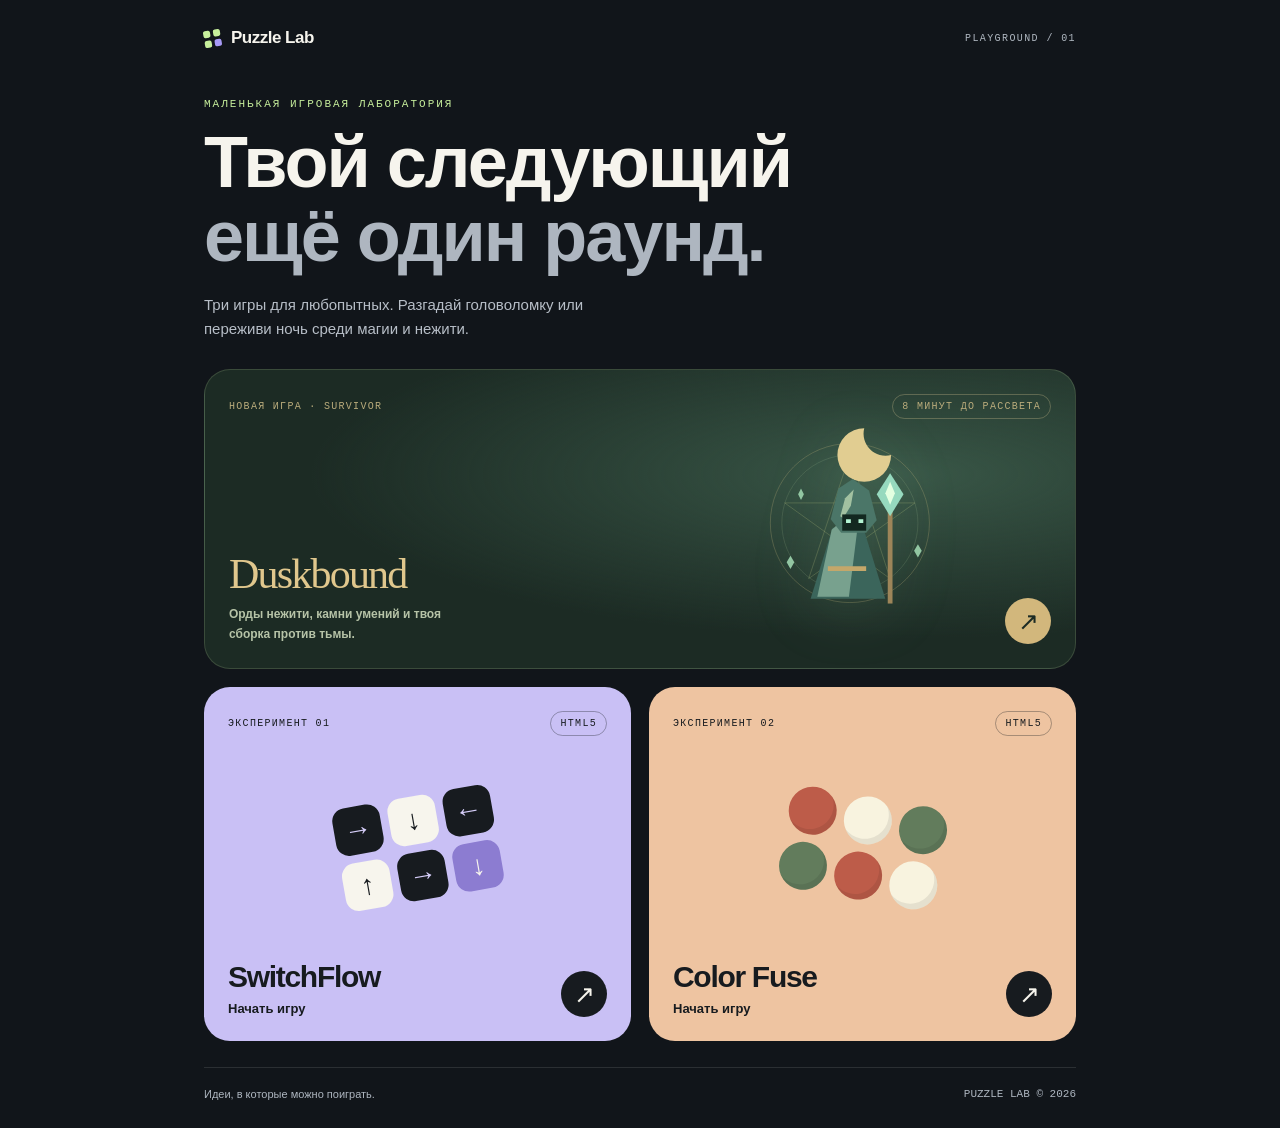
<file: index.html>
<!doctype html>
<html lang="ru">
<head>
  <meta charset="utf-8">
  <meta name="viewport" content="width=device-width, initial-scale=1, viewport-fit=cover">
  <meta name="theme-color" content="#11151a">
  <meta name="description" content="Puzzle Lab — три игры в браузере: SwitchFlow, Color Fuse и фэнтезийный survivor Duskbound.">
  <title>Puzzle Lab — выбери игру</title>
  <style>
    :root { color-scheme: dark; font-family: -apple-system, BlinkMacSystemFont, "Segoe UI", sans-serif; background: #11151a; color: #f6f4ed; }
    * { box-sizing: border-box; }
    body { margin: 0; min-width: 280px; }
    a { color: inherit; -webkit-tap-highlight-color: transparent; }
    .page { width: min(100%, 920px); margin: auto; padding: max(28px, env(safe-area-inset-top)) max(24px, env(safe-area-inset-right)) max(24px, env(safe-area-inset-bottom)) max(24px, env(safe-area-inset-left)); }
    header { display: flex; align-items: center; justify-content: space-between; gap: 16px; }
    .brand { display: flex; align-items: center; gap: 10px; font-size: 17px; font-weight: 750; letter-spacing: -.5px; }
    .brand-icon { display: grid; grid-template-columns: repeat(2, 7px); gap: 3px; transform: rotate(-10deg); }
    .brand-icon i { width: 7px; height: 7px; border-radius: 2px; background: #c7ef9c; }
    .brand-icon i:last-child { background: #a79af5; }
    .edition { font: 10px ui-monospace, monospace; letter-spacing: 1.4px; color: #b0b8c1; text-transform: uppercase; }
    .intro { padding: 50px 0 28px; }
    .eyebrow { margin: 0 0 15px; color: #c7ef9c; font: 11px ui-monospace, monospace; letter-spacing: 2px; text-transform: uppercase; }
    h1 { margin: 0; font-size: clamp(40px, 8.5vw, 72px); line-height: 1.03; font-weight: 750; letter-spacing: -2px; }
    h1 span { color: #aeb6c0; }
    .intro p:last-child { max-width: 440px; margin: 20px 0 0; color: #b7bec7; font-size: 15px; line-height: 1.6; }
    .games { display: grid; gap: 18px; grid-template-columns: repeat(2, minmax(0, 1fr)); }
    .game { display: flex; flex-direction: column; position: relative; min-height: 354px; padding: 24px; border-radius: 26px; text-decoration: none; overflow: hidden; color: #171b1f; transition: transform .18s ease; }
    .game:focus-visible { outline: 3px solid white; outline-offset: 5px; }
    .game:active { transform: scale(.98); }
    .switch { background: #c9c0f5; }
    .fuse { background: #eec4a1; }
    .survivor { grid-column: 1 / -1; min-height: 300px; background: radial-gradient(ellipse at 80% 35%, #395747, transparent 60%), #1c2b24; color: #e9e2c9; border: 1px solid #a4ba8b38; }
    .survivor .card-top { color: #baac7c; }
    .survivor .pill { border-color: #c9bb8955; }
    .survivor .art { position: absolute; inset: 30px 12px 20px 49%; margin: 0; }
    .survivor .art svg { width: min(100%, 250px); height: 230px; filter: drop-shadow(0 8px 30px #a1d6ab22); }
    .survivor .card-bottom { margin-top: auto; z-index: 1; }
    .survivor h2 { color: #e0c78d; font-family: Georgia, serif; font-size: 42px; letter-spacing: -1.8px; font-weight: 400; }
    .survivor .play { color: #b6c3a7; font-size: 12px; line-height: 1.7; display: block; max-width: 220px; }
    .survivor .arrow { background: #d2b77c; color: #1c2b24; }
    .card-top { display: flex; justify-content: space-between; gap: 12px; align-items: center; font: 10px ui-monospace, monospace; letter-spacing: 1.3px; text-transform: uppercase; }
    .pill { border: 1px solid #171b1f55; padding: 6px 9px; border-radius: 20px; }
    .art { display: flex; flex: 1; min-height: 160px; align-items: center; justify-content: center; margin: 10px 0; }
    .flow { display: grid; grid-template-columns: repeat(3, 48px); gap: 8px; transform: rotate(-10deg); }
    .flow b { display: grid; place-items: center; height: 48px; border-radius: 13px; background: #171b1f; color: #d6cef9; font-size: 28px; font-weight: 500; }
    .flow b:nth-child(2), .flow b:nth-child(4) { background: #f7f5ed; color: #171b1f; }
    .flow b:nth-child(6) { background: #8c7cd1; color: #f7f5ed; }
    .orbs { display: grid; grid-template-columns: repeat(3, 48px); gap: 8px; transform: rotate(10deg); }
    .orbs b { height: 48px; border-radius: 50%; background: #bd5c49; box-shadow: inset -4px -5px 0 #00000014; }
    .orbs b:nth-child(2), .orbs b:nth-child(6) { background: #f8f3df; }
    .orbs b:nth-child(3), .orbs b:nth-child(4) { background: #627c5c; }
    .card-bottom { display: flex; align-items: flex-end; justify-content: space-between; gap: 12px; }
    h2 { margin: 0 0 6px; font-size: 30px; letter-spacing: -1.3px; line-height: 1.1; }
    .play { font-size: 13px; font-weight: 600; }
    .arrow { display: grid; place-items: center; flex: 0 0 46px; height: 46px; border-radius: 50%; background: #171b1f; color: #f7f5ed; font-size: 25px; }
    footer { display: flex; justify-content: space-between; gap: 16px; margin-top: 26px; padding-top: 18px; border-top: 1px solid #ffffff1c; color: #aeb6c0; font-size: 11px; line-height: 1.5; }
    footer span:last-child { font-family: ui-monospace, monospace; white-space: nowrap; }
    @media (hover: hover) { .game:hover { transform: translateY(-4px); } }
    @media (max-width: 580px) {
      .intro { padding-top: 42px; }
      .games { grid-template-columns: 1fr; gap: 14px; }
      .game { min-height: 292px; padding: 20px; border-radius: 23px; }
      .art { min-height: 132px; }
      .flow, .orbs { grid-template-columns: repeat(3, 42px); gap: 6px; }
      .flow b, .orbs b { height: 42px; }
      h2 { font-size: 28px; }
      footer { margin-top: 22px; }
    }
    @media (prefers-reduced-motion: reduce) { .game { transition: none; } .game:hover, .game:active { transform: none; } }
  </style>
</head>
<body>
  <div class="page">
    <header>
      <div class="brand"><span class="brand-icon" aria-hidden="true"><i></i><i></i><i></i><i></i></span>Puzzle Lab</div>
      <span class="edition">Playground / 01</span>
    </header>
    <main>
      <section class="intro" aria-labelledby="title">
        <p class="eyebrow">Маленькая игровая лаборатория</p>
        <h1 id="title">Твой следующий<br><span>ещё один раунд.</span></h1>
        <p>Три игры для любопытных. Разгадай головоломку или переживи ночь среди магии и нежити.</p>
      </section>
      <nav class="games" aria-label="Выбор игры">
        <a class="game survivor" href="./duskbound.html" aria-labelledby="dusk-title dusk-play">
          <div class="card-top"><span>Новая игра · Survivor</span><span class="pill">8 минут до рассвета</span></div>
          <div class="art" aria-hidden="true"><svg viewBox="0 0 240 240" fill="none"><circle cx="123" cy="119" r="83" stroke="#c7b87f" stroke-opacity=".28"/><circle cx="123" cy="119" r="71" stroke="#9dba8e" stroke-opacity=".2"/><path d="M123 48 165 177 55 98H191L80 177Z" stroke="#b1bd7e" stroke-opacity=".28"/><path d="M138 20a28 28 0 1 0 28 28 23 23 0 0 1-28-28" fill="#e1cd91"/><path d="m105 124-23 74h78l-23-74Z" fill="#3b655b"/><path d="m104 126 16-14 12 4-10 80H89Z" fill="#78a18e"/><path d="m103 115 8-32 15-10 17 12 8 31-11 13h-26Z" fill="#4b7668"/><path d="m113 112 5-19 9-9-3 17-8 13Z" fill="#a2c1a1"/><path d="M115 110h25v17h-25Z" fill="#132820"/><path d="M119 115h5v4h-5Zm13 0h5v4h-5Z" fill="#b4f5d4"/><path d="M100 164h40v5h-40Z" fill="#c4a76a"/><path d="M165 100v103" stroke="#9d8559" stroke-width="5"/><path d="m165 67-14 22 14 23 14-23Z" fill="#96d9be"/><path d="m165 76-5 12 5 12 5-12Z" fill="#e3ffe1"/><path d="m61 153-4 7 4 7 4-7Zm133-12-4 7 4 7 4-7ZM72 83l-3 6 3 6 3-6Z" fill="#92c6a2"/></svg></div>
          <div class="card-bottom"><div><h2 id="dusk-title">Duskbound</h2><span class="play" id="dusk-play">Орды нежити, камни умений и твоя сборка против тьмы.</span></div><span class="arrow" aria-hidden="true">↗</span></div>
        </a>
        <a class="game switch" href="./switchflow.html" aria-labelledby="switch-title switch-play">
          <div class="card-top"><span>Эксперимент 01</span><span class="pill">HTML5</span></div>
          <div class="art" aria-hidden="true"><div class="flow"><b>→</b><b>↓</b><b>←</b><b>↑</b><b>→</b><b>↓</b></div></div>
          <div class="card-bottom"><div><h2 id="switch-title">SwitchFlow</h2><span class="play" id="switch-play">Начать игру</span></div><span class="arrow" aria-hidden="true">↗</span></div>
        </a>
        <a class="game fuse" href="./color_fuse.html" aria-labelledby="fuse-title fuse-play">
          <div class="card-top"><span>Эксперимент 02</span><span class="pill">HTML5</span></div>
          <div class="art" aria-hidden="true"><div class="orbs"><b></b><b></b><b></b><b></b><b></b><b></b></div></div>
          <div class="card-bottom"><div><h2 id="fuse-title">Color Fuse</h2><span class="play" id="fuse-play">Начать игру</span></div><span class="arrow" aria-hidden="true">↗</span></div>
        </a>
      </nav>
    </main>
    <footer><span>Идеи, в которые можно поиграть.</span><span>PUZZLE LAB © 2026</span></footer>
  </div>
</body>
</html>
</file>
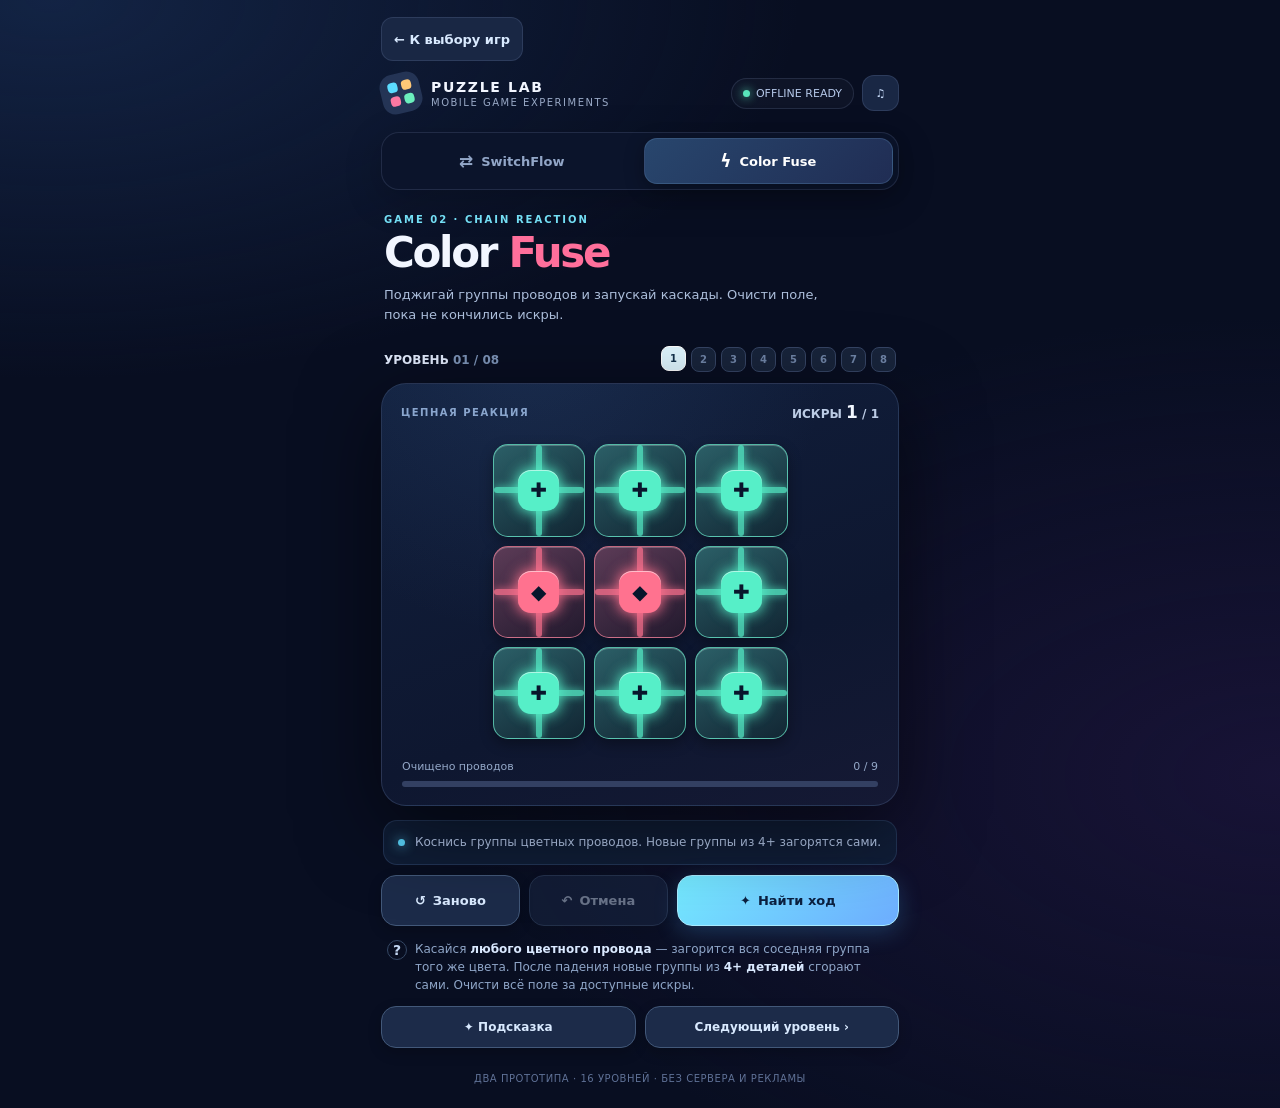
<file: color_fuse.html>
<!doctype html>
<html lang="ru">
<head>
  <meta charset="utf-8">
  <meta name="viewport" content="width=device-width, initial-scale=1, viewport-fit=cover">
  <meta name="theme-color" content="#080e21">
  <meta name="description" content="Puzzle Lab — два играбельных мобильных HTML5-прототипа: SwitchFlow и Color Fuse. Работают офлайн.">
  <title>Color Fuse — Puzzle Lab</title>
<style>
:root{color-scheme:dark;--bg:#080e21;--paper:#111a33;--paper2:#151f3a;--line:rgba(176,203,252,.13);--ink:#f2f6ff;--muted:#99a9c6;--cyan:#52dbff;--pink:#ff6f9b;--lime:#56efc8;--gold:#ffc772;--purple:#bc9cff;--shadow:0 22px 80px #0008}
*{box-sizing:border-box;-webkit-tap-highlight-color:transparent}html{background:var(--bg)}body{margin:0;min-height:100svh;background:radial-gradient(ellipse 65% 38% at 4% 0%,#193059a0,transparent 90%),radial-gradient(ellipse 70% 45% at 100% 70%,#25174888,transparent 92%),#080e21;color:var(--ink);font-family:ui-sans-serif,system-ui,-apple-system,"Segoe UI",sans-serif;user-select:none;-webkit-user-select:none}button{font:inherit;cursor:pointer}button:focus-visible{outline:3px solid #e9faff;outline-offset:3px}button:disabled{opacity:.45;cursor:default}.shell{width:min(100%,550px);min-height:100svh;margin:0 auto;padding:calc(17px + env(safe-area-inset-top)) 16px calc(24px + env(safe-area-inset-bottom));position:relative}.top{display:flex;justify-content:space-between;align-items:center;gap:10px;margin-bottom:19px}.brand{display:flex;align-items:center;gap:10px}.brand-mark{display:grid;grid-template-columns:repeat(2,10px);grid-template-rows:repeat(2,10px);gap:4px;transform:rotate(-14deg);padding:8px;border-radius:13px;background:#243455}.brand-mark i{border-radius:4px;background:#5bdcff}.brand-mark i:nth-child(2){background:#ffc877}.brand-mark i:nth-child(3){background:#fd78a2}.brand-mark i:nth-child(4){background:#6befbd}.brand-name{font-size:14px;font-weight:850;letter-spacing:.12em}.brand-meta{margin-top:2px;font-size:10px;letter-spacing:.15em;color:var(--muted)}.topright{display:flex;align-items:center;gap:8px;color:#b5c8e9;font-size:11px}.offline{display:flex;align-items:center;gap:6px;border:1px solid var(--line);border-radius:20px;padding:8px 11px;background:#ffffff07}.offline:before{content:"";width:7px;height:7px;border-radius:50%;background:#59e5bb;box-shadow:0 0 10px #59e5bb}.icon-button{background:#192744;border:1px solid var(--line);border-radius:12px;color:#c8dcfa;min-width:37px;min-height:36px}.tabs{display:grid;grid-template-columns:1fr 1fr;gap:7px;padding:5px;border:1px solid var(--line);background:#0b142b;border-radius:18px;box-shadow:0 10px 38px #0003}.tab{background:transparent;color:#92a6c7;border:1px solid transparent;border-radius:13px;padding:12px 6px;display:flex;align-items:center;justify-content:center;gap:8px;font-size:13px;font-weight:760;transition:.2s}.tab.active{background:linear-gradient(135deg,#28466d,#202d54);border-color:#5c83aa52;color:white;box-shadow:0 5px 20px #0005}.tab .ticon{font-size:17px}.intro{padding:24px 3px 13px}.kicker{font-size:10px;letter-spacing:.2em;color:#74dff5;font-weight:800;margin-bottom:6px}.intro h1{font-size:clamp(30px,8vw,42px);letter-spacing:-.055em;line-height:1.07;margin:0;font-weight:860}.intro h1 .accent{color:var(--cyan)}.intro p{margin:9px 0 0;color:#acbedb;font-size:13px;line-height:1.55;max-width:465px;min-height:40px}.level-head{display:flex;justify-content:space-between;align-items:center;gap:8px;margin:9px 3px 11px}.level-label{font-size:12px;font-weight:800;color:#e1eafc}.level-label span{color:#7d94b8;font-weight:650}.level-dots{display:flex;gap:5px}.level-dot{width:25px;height:25px;border-radius:8px;border:1px solid #354464;background:#18243b;color:#7085a8;font-size:10px;font-weight:800;padding:0;position:relative}.level-dot.passed{border-color:#58ddbb80;color:#8efed7;background:#133f3b}.level-dot.selected{background:#dff6ff;color:#12304b;border-color:white;transform:translateY(-1px)}.board{background:linear-gradient(160deg,#111f3c,#0e1730 65%,#151934);border:1px solid #617aa449;border-radius:25px;overflow:hidden;position:relative;box-shadow:var(--shadow)}.board:before{content:"";pointer-events:none;position:absolute;inset:0;background:radial-gradient(circle at 30% -10%,#426ca32c,transparent 50%)}.board-inner{position:relative;z-index:1}.board-topline{display:flex;align-items:center;justify-content:space-between;padding:18px 19px 3px;gap:8px}.board-tag{font-size:10px;font-weight:900;letter-spacing:.15em;color:#8aa6ce}.board-counter{font-size:12px;color:#bccce5;font-weight:750}.board-counter b{font-size:17px;color:#f2f7ff;font-variant-numeric:tabular-nums}.switch-wrap{padding:5px 6px 5px;min-height:245px;display:flex;align-items:center}.flow-svg{display:block;width:100%;height:auto;overflow:visible;touch-action:manipulation}.flow-svg .gate-zone{cursor:pointer;outline:none}.flow-svg .gate-zone:focus .gate-highlight{stroke:#fff;stroke-width:4}.flow-svg .gate-zone.hinted .gate-highlight{animation:hintpulse 1s infinite}.flow-svg .gate-zone:active{filter:brightness(1.4)}.flow-svg .track{stroke:#4b628b;stroke-width:5;opacity:.53;stroke-linecap:round}.flow-svg .stream{stroke-width:10;fill:none;stroke-linecap:round;stroke-linejoin:round;filter:drop-shadow(0 0 7px currentColor);pointer-events:none;transition:stroke-dashoffset 1.05s cubic-bezier(.2,.15,.7,1)}.flow-svg .tinylabel{font:700 12px ui-sans-serif,system-ui;fill:#c0d0e9}.flow-svg .sinknum,.flow-svg .sourcenum{font:800 13px ui-sans-serif,system-ui;fill:#0b1631;text-anchor:middle;dominant-baseline:central}.flow-svg .gate-mark{stroke:#ebf7ff;stroke-width:5;fill:none;stroke-linecap:round;pointer-events:none}.flow-svg .gate-mark.off{stroke:#8195bc}.board-footer{padding:0 19px 18px;display:flex;align-items:center;justify-content:center;gap:7px;color:#8397bd;font-size:11px}.board-footer .star{color:#ffd17a}.fuse-wrap{padding:19px 19px 21px;display:flex;justify-content:center;min-height:280px;align-items:center}.fuse-grid{width:100%;max-width:360px;display:grid;gap:9px;aspect-ratio:auto;touch-action:manipulation}.fuse-tile,.fuse-void{aspect-ratio:1;position:relative;border-radius:15px;min-width:0;min-height:0}.fuse-tile{--tone:#52dbff;border:1px solid color-mix(in srgb,var(--tone) 60%,white 10%);background:linear-gradient(150deg,color-mix(in srgb,var(--tone) 29%,#1a2540),color-mix(in srgb,var(--tone) 10%,#0a1023));box-shadow:inset 0 1px 0 #ffffff3a,0 5px 14px #0005;overflow:hidden;color:var(--tone);padding:0;transition:transform .14s,background .15s}.fuse-tile:before{content:"";position:absolute;inset:11%;background:radial-gradient(circle,color-mix(in srgb,var(--tone) 35%,transparent),transparent 69%);border-radius:100%;filter:blur(6px)}.fuse-tile:active{transform:scale(.94)}.fuse-tile .wire-h,.fuse-tile .wire-v{position:absolute;display:block;background:var(--tone);opacity:.75;box-shadow:0 0 9px var(--tone);border-radius:12px}.fuse-tile .wire-h{height:6px;width:100%;top:calc(50% - 3px);left:0}.fuse-tile .wire-v{width:6px;height:100%;left:calc(50% - 3px);top:0}.fuse-tile .wire-core{position:absolute;inset:27%;border-radius:13px;background:var(--tone);color:#08162c;display:grid;place-items:center;font-size:clamp(11px,4vw,20px);font-weight:900;box-shadow:0 0 14px var(--tone),inset 0 1px 0 #fff8}.fuse-tile .wire-core svg{width:54%;height:54%}.fuse-tile.burning{animation:ignite .36s ease-out infinite alternate;z-index:3;filter:brightness(1.9)}.fuse-tile.hinted{animation:hintpulse 1s infinite;z-index:2}.fuse-tile.just-dropped{animation:dropIn .35s cubic-bezier(.16,.8,.22,1)}.fuse-void{background:#080f233f;border:1px dashed #34456d38}.tile-R{--tone:#ff728f}.tile-G{--tone:#56efc8}.tile-B{--tone:#5bbcff}.tile-Y{--tone:#ffcc73}.meter-area{padding:0 20px 18px}.meter-caption{display:flex;justify-content:space-between;color:#94a8c8;font-size:11px;margin-bottom:8px}.meter{height:6px;border-radius:10px;background:#334062;overflow:hidden}.meter-fill{height:100%;background:linear-gradient(90deg,#54d4ff,#5ff0b8);transition:width .35s}.message{margin:14px 2px 10px;min-height:45px;padding:12px 14px;border:1px solid #38507878;border-radius:14px;background:#12213bd1;color:#b8cbed;line-height:1.48;font-size:12px;display:flex;align-items:center;gap:10px}.message i{display:block;flex:0 0 7px;height:7px;border-radius:100%;background:#5bd7fd;box-shadow:0 0 12px #5bd7fd}.message.warn i{background:#ffcc75;box-shadow:0 0 12px #ffcc75}.message.good i{background:#62f0c1;box-shadow:0 0 12px #62f0c1}.controls{display:grid;grid-template-columns:minmax(0,1fr) minmax(0,1fr) minmax(0,1.6fr);gap:9px}.btn{border-radius:15px;min-height:51px;border:1px solid #425879;background:#1c2b49;color:#d9eaff;padding:11px 8px;font-size:13px;font-weight:800;display:flex;align-items:center;justify-content:center;gap:7px;box-shadow:0 5px 14px #0003}.btn:active:not(:disabled){transform:translateY(1px);filter:brightness(1.13)}.btn.primary{background:linear-gradient(135deg,#74eaff,#6eadff);border-color:#a7eaff;color:#0b2040;box-shadow:0 6px 23px #49aaf33f}.btn svg{width:17px;height:17px}.btn.small{min-height:42px;font-size:12px}.micro-help{margin-top:14px;display:flex;gap:8px;align-items:flex-start;color:#8fa6c8;font-size:12px;line-height:1.5;padding:0 6px}.micro-help b{color:#dae9ff}.micro-help .question{font-size:14px;border:1px solid #344764;display:inline-flex;justify-content:center;align-items:center;width:20px;height:20px;flex:0 0 20px;border-radius:50%;color:#c2d6f2;font-weight:800}.foot{margin-top:25px;text-align:center;color:#5f7196;font-size:10px;letter-spacing:.055em}.overlay{position:fixed;z-index:99;inset:0;background:#040817d9;backdrop-filter:blur(9px);display:flex;align-items:center;justify-content:center;padding:18px}.overlay[hidden]{display:none}.modal{width:min(100%,430px);border:1px solid #637ea76b;border-radius:27px;background:linear-gradient(155deg,#1c2b4e,#101930);padding:27px 23px;box-shadow:0 32px 100px #000c;text-align:center}.modal-art{font-size:47px;display:block;margin-bottom:8px;filter:drop-shadow(0 6px 22px #7cfff766)}.modal-kicker{font-size:10px;font-weight:900;letter-spacing:.22em;color:#78e2e8;margin:0 0 8px}.modal h2{font-size:29px;letter-spacing:-.04em;margin:0 0 10px}.modal p{color:#adbedc;font-size:14px;line-height:1.6;margin:0 0 22px}.modal-actions{display:grid;grid-template-columns:1fr 1fr;gap:10px}.modal-actions .primary{grid-column:span 2}.credits{color:#647da5;font-size:10px;margin-top:18px}.hidden{display:none!important}@keyframes ignite{to{transform:scale(1.1);box-shadow:0 0 35px var(--tone),inset 0 0 20px var(--tone)}}@keyframes dropIn{from{transform:translateY(-19px);opacity:.5}to{transform:translateY(0);opacity:1}}@keyframes hintpulse{0%,100%{filter:drop-shadow(0 0 2px #fff6);transform:scale(1)}50%{filter:drop-shadow(0 0 16px #ffe28b);transform:scale(1.075)}}@media(max-width:365px){.shell{padding-left:11px;padding-right:11px}.level-dot{width:23px;height:23px}.fuse-grid{gap:6px}.fuse-tile,.fuse-void{border-radius:11px}.tab{font-size:12px}.controls{gap:6px}.btn{font-size:12px;min-height:47px}.board-topline{padding-left:13px;padding-right:13px}}@media (prefers-reduced-motion:reduce){.fuse-tile,.flow-svg .stream,.meter-fill{transition-duration:.01ms!important;animation-duration:.01ms!important}}

.home-link{display:inline-flex;align-items:center;min-height:44px;margin:0 0 12px;padding:8px 12px;border:1px solid var(--line);border-radius:12px;color:#d9eaff;background:#192744;text-decoration:none;font-size:13px;font-weight:700;touch-action:manipulation}.home-link:focus-visible{outline:3px solid #e9faff;outline-offset:3px}
</style>
</head>
<body data-game="cf">
<main class="shell">
  <a class="home-link" href="./index.html">← К выбору игр</a>
  <header class="top">
    <div class="brand"><div class="brand-mark" aria-hidden="true"><i></i><i></i><i></i><i></i></div><div><div class="brand-name">PUZZLE LAB</div><div class="brand-meta">MOBILE GAME EXPERIMENTS</div></div></div>
    <div class="topright"><span class="offline">OFFLINE READY</span><button class="icon-button" id="soundBtn" aria-label="Включить звук" title="Включить звук">♫</button></div>
  </header>
  <nav class="tabs" aria-label="Выбор игры">
    <button class="tab active" id="tabSwitch" type="button"><span class="ticon">⇄</span> SwitchFlow</button>
    <button class="tab" id="tabFuse" type="button"><span class="ticon">ϟ</span> Color Fuse</button>
  </nav>
  <section class="intro" aria-live="polite"><div class="kicker" id="kicker">GAME 01 · ROUTING PUZZLE</div><h1 id="gameTitle">Switch<span class="accent">Flow</span></h1><p id="gameDesc">Переключай перекрёстки, чтобы каждый цвет попал в свою колбу.</p></section>
  <section aria-label="Уровни"><div class="level-head"><div class="level-label">УРОВЕНЬ <span id="levelNum">01 / 08</span></div><div class="level-dots" id="levelDots"></div></div></section>
  <section class="board" aria-label="Игровое поле">
    <div class="board-inner"><div class="board-topline"><span class="board-tag" id="boardTag">ЦВЕТНЫЕ ПОТОКИ</span><span class="board-counter" id="boardCounter"></span></div><div id="gameBoard"></div><div id="boardBottom"></div></div>
  </section>
  <div class="message" id="statusBox" role="status" aria-live="polite"><i></i><span id="statusText">Нажимай на перекрёстки, меняя направление потоков.</span></div>
  <div class="controls"><button class="btn" id="restartBtn">↺ <span>Заново</span></button><button class="btn" id="undoBtn">↶ <span>Отмена</span></button><button class="btn primary" id="primaryBtn">▶ <span>Пустить потоки</span></button></div>
  <div class="micro-help"><span class="question">?</span><span id="helpText">Касайся переключателей между линиями, затем нажми <b>«Пустить потоки»</b>. Все цвета должны совпасть с колбами справа. <b>Подсказка:</b> коснись «?» внизу.</span></div>
  <div class="controls" style="margin-top:12px;grid-template-columns:1fr 1fr"><button class="btn small" id="hintBtn">✦ Подсказка</button><button class="btn small" id="nextBtn">Следующий уровень ›</button></div>
  <div class="foot">ДВА ПРОТОТИПА · 16 УРОВНЕЙ · БЕЗ СЕРВЕРА И РЕКЛАМЫ</div>
</main>
<div class="overlay" id="overlay" hidden><div class="modal" role="dialog" aria-modal="true" aria-labelledby="modalTitle"><span class="modal-art" id="modalArt">✦</span><div class="modal-kicker" id="modalKicker">LEVEL COMPLETE</div><h2 id="modalTitle">Идеально!</h2><p id="modalText">Ты справился!</p><div class="modal-actions"><button class="btn primary" id="modalPrimary">Продолжить →</button><button class="btn" id="modalSecondary">Повторить</button><button class="btn" id="modalClose">Закрыть</button></div><div class="credits">PUZZLE LAB · PLAYABLE PROTOTYPE</div></div></div>
<script>
(()=>{'use strict';
const C={R:'#ff728f',G:'#56efc8',B:'#5bbcff',Y:'#ffcc73',P:'#bc9cff'};
const symbols={R:'◆',G:'✚',B:'●',Y:'✦',P:'⬟'};
const SF=[
 {name:'Первый поворот',n:3,gates:[0],target:[1,0,2]},
 {name:'Другая развилка',n:3,gates:[0,1,0,1],target:[0,2,1]},
 {name:'Два переключателя',n:3,gates:[0,1,0,1],target:[1,2,0]},
 {name:'Обходной путь',n:4,gates:[0,2,1,0,2],target:[2,0,1,3]},
 {name:'Переплетение',n:4,gates:[1,0,2,1,0,2],target:[2,0,3,1]},
 {name:'Цветовой клубок',n:4,gates:[0,1,2,0,1,2,1],target:[1,3,0,2]},
 {name:'Пять потоков',n:5,gates:[0,2,1,3,0,2,1,3],target:[2,0,4,1,3]},
 {name:'Мастер маршрутов',n:5,gates:[1,3,0,2,1,3,0,2,1],target:[2,4,0,1,3]}
];
const CF=[
 {name:'Одной искрой',w:3,h:3,rows:['GGG','RRG','GGG'],charges:1},
 {name:'Первый каскад',w:3,h:3,rows:['RBG','BBG','BRR'],charges:2},
 {name:'Искры внизу',w:3,h:4,rows:['BGR','BBR','GBR','GGB'],charges:2},
 {name:'Скрытая цепь',w:4,h:4,rows:['BBGR','BBGB','BGRG','GRRB'],charges:2},
 {name:'Четыре цвета',w:4,h:4,rows:['BYBY','BGYR','BGBY','BGGY'],charges:3},
 {name:'Заряд на вес золота',w:4,h:4,rows:['YYYR','BBRY','BGGR','BYGB'],charges:3},
 {name:'Короткое замыкание',w:4,h:4,rows:['RYGG','GRRB','YBBB','YBGR'],charges:4},
 {name:'Последняя искра',w:4,h:4,rows:['BRGY','BGYY','RYRR','GGRG'],charges:4}
];
const $=id=>document.getElementById(id);const wait=t=>new Promise(r=>setTimeout(r,t));
let saved={};try{saved=JSON.parse(localStorage.getItem('puzzleLab.v1')||'{}')}catch{}
const progress={sf:Math.max(0,Math.min(7,saved.sf||0)),cf:Math.max(0,Math.min(7,saved.cf||0))};
let game=document.body.dataset.game==='cf'?'cf':'sf',levels={sf:0,cf:0},sfBits=[],sfHistory=[],sfMoves=0,sfPhase='',sfBusy=false,sfHint=-1,sfLastEnd=[],cfState=[],cfHistory=[],cfCharges=0,cfBusy=false,cfBurning=new Set(),cfHint=-1,cfCombo=0,cfToken=0,modalActions={},audioOn=false,audioCtx=null;
function sound(freq=520,dur=.11){if(!audioOn)return;try{audioCtx??=new (window.AudioContext||window.webkitAudioContext)();const osc=audioCtx.createOscillator(),gn=audioCtx.createGain();osc.type='sine';osc.frequency.value=freq;gn.gain.setValueAtTime(.055,audioCtx.currentTime);gn.gain.exponentialRampToValueAtTime(.0001,audioCtx.currentTime+dur);osc.connect(gn);gn.connect(audioCtx.destination);osc.start();osc.stop(audioCtx.currentTime+dur)}catch{}}
function vibrate(ms=15){try{navigator.vibrate?.(ms)}catch{}}
function save(){try{localStorage.setItem('puzzleLab.v1',JSON.stringify(progress))}catch{}}
function status(text,type=''){ $('statusBox').className='message'+(type?' '+type:'');$('statusText').textContent=text;}
function overlay({win=true,title,desc,primary='Дальше →',onPrimary,secondary='Заново',onSecondary}){modalActions={primary:onPrimary,secondary:onSecondary};$('modalArt').textContent=win?'✦':'⌁';$('modalKicker').textContent=win?'LEVEL COMPLETE':'TRY AGAIN';$('modalTitle').textContent=title;$('modalText').textContent=desc;$('modalPrimary').textContent=primary;$('modalSecondary').textContent=secondary;$('overlay').hidden=false;}
function hideOverlay(){$('overlay').hidden=true;modalActions={}}
function switchTo(which){if(cfBusy||sfBusy)return;hideOverlay();game=which;status(which==='sf'?'Нажимай на круглые перекрёстки, затем проверь маршруты.':'Коснись группы цветных проводов. Новые группы из 4+ загорятся сами.');renderShell();}
function setLevel(i){hideOverlay();cfToken++;const max=game==='sf'?SF.length:CF.length;levels[game]=Math.max(0,Math.min(max-1,i));if(game==='sf')initSF();else initCF();renderShell();}
function renderShell(){const fuse=game==='cf';$('tabSwitch').classList.toggle('active',!fuse);$('tabFuse').classList.toggle('active',fuse);$('tabSwitch').setAttribute('aria-pressed',String(!fuse));$('tabFuse').setAttribute('aria-pressed',String(fuse));$('gameTitle').innerHTML=fuse?'Color <span class="accent" style="color:var(--pink)">Fuse</span>':'Switch<span class="accent">Flow</span>';$('kicker').textContent=fuse?'GAME 02 · CHAIN REACTION':'GAME 01 · ROUTING PUZZLE';$('gameDesc').textContent=fuse?'Поджигай группы проводов и запускай каскады. Очисти поле, пока не кончились искры.':'Меняй перекрёстки, чтобы разноцветные потоки попали точно в свои колбы.';$('levelNum').textContent=String(levels[game]+1).padStart(2,'0')+' / 08';$('boardTag').textContent=fuse?'ЦЕПНАЯ РЕАКЦИЯ':'МАРШРУТЫ ПОТОКОВ';$('levelDots').innerHTML=Array.from({length:8},(_,i)=>`<button class="level-dot ${i===levels[game]?'selected':''} ${i<progress[game]?'passed':''}" data-level="${i}" aria-label="Уровень ${i+1}" title="Уровень ${i+1}">${i<progress[game]?'✓':i+1}</button>`).join('');$('nextBtn').disabled=levels[game]===7;$('helpText').innerHTML=fuse?'Касайся <b>любого цветного провода</b> — загорится вся соседняя группа того же цвета. После падения новые группы из <b>4+ деталей</b> сгорают сами. Очисти всё поле за доступные искры.':'Нажимай на <b>переключатели между линиями</b>, затем на <b>«Пустить потоки»</b>. Цвет каждого потока слева должен попасть в колбу того же цвета справа.';fuse?renderCF():renderSF();}
function moveToNext(){const arr=game==='sf'?SF:CF,idx=levels[game];setLevel(idx===arr.length-1?0:idx+1)}
// SWITCHFLOW — permutation routing through adjacent-lane swaps.
function sfOutput(bits){const lv=SF[levels.sf],a=Array.from({length:lv.n},(_,i)=>i);lv.gates.forEach((pair,i)=>{if(bits[i]){const t=a[pair];a[pair]=a[pair+1];a[pair+1]=t;}});return a;}
function sfOptimal(bits){const lv=SF[levels.sf];let best=null,min=Infinity;for(let mask=0;mask<(1<<lv.gates.length);mask++){const cand=lv.gates.map((_,i)=>(mask>>i)&1);if(sfOutput(cand).some((x,i)=>x!==lv.target[i]))continue;const dist=cand.reduce((s,v,i)=>s+(v!==bits[i]),0);if(dist<min){min=dist;best=cand;}}return {bits:best,distance:min};}
function initSF(){const lv=SF[levels.sf];sfBits=Array(lv.gates.length).fill(0);sfHistory=[];sfMoves=0;sfPhase='';sfBusy=false;sfHint=-1;sfLastEnd=[];status('Нажимай на круглые перекрёстки, затем проверь маршруты.');}
function sfPaths(){const lv=SF[levels.sf],start=68,end=551,ys=Array.from({length:lv.n},(_,r)=>185+(r-(lv.n-1)/2)*57),gxs=lv.gates.map((_,i)=>lv.gates.length===1?307:142+i*357/(lv.gates.length-1));const tracks=[];for(let origin=0;origin<lv.n;origin++){let row=origin,d=`M ${start} ${ys[row]}`;for(let j=0;j<lv.gates.length;j++){const x=gxs[j],pair=lv.gates[j];d+=` L ${x-18} ${ys[row]}`;if(sfBits[j]&&(row===pair||row===pair+1)){const rr=row===pair?pair+1:pair;d+=` C ${x-3} ${ys[row]} ${x+3} ${ys[rr]} ${x+18} ${ys[rr]}`;row=rr;}else d+=` L ${x+18} ${ys[row]}`;}d+=` L ${end} ${ys[row]}`;tracks.push({origin,endRow:row,path:d,color:C['RGBYP'[origin]]});}return{ys,gxs,tracks};}
function renderSF(){const lv=SF[levels.sf],{ys,gxs,tracks}=sfPaths();const colors='RGBYP';$('boardCounter').innerHTML=`ПЕРЕКЛ. <b>${sfMoves}</b> · МИН. ${sfOptimal(Array(lv.gates.length).fill(0)).distance}`;
let svg=`<div class="switch-wrap"><svg id="flowSvg" class="flow-svg" viewBox="0 0 620 370" role="img" aria-label="Переключатели и цветные потоки"><defs><pattern id="microgrid" width="25" height="25" patternUnits="userSpaceOnUse"><circle cx="1" cy="1" r=".8" fill="#a9caff" opacity=".14"/></pattern></defs><rect x="0" y="0" width="620" height="370" fill="url(#microgrid)"/><text class="tinylabel" x="42" y="32" text-anchor="middle">ВХОД</text><text class="tinylabel" x="574" y="32" text-anchor="middle">ЦЕЛЬ</text>`;
ys.forEach((y,i)=>{svg+=`<line class="track" x1="69" y1="${y}" x2="550" y2="${y}" stroke-dasharray="2 10"/><circle cx="45" cy="${y}" r="21" fill="${C[colors[i]]}" opacity=".17"/><circle cx="45" cy="${y}" r="15" fill="${C[colors[i]]}" stroke="#ffffff33" stroke-width="2"/><text class="sourcenum" x="45" y="${y+1}">${i+1}</text>`;const targetId=lv.target[i];svg+=`<circle cx="575" cy="${y}" r="21" fill="${C[colors[targetId]]}" opacity=".19"/><circle cx="575" cy="${y}" r="16" fill="${C[colors[targetId]]}" stroke="#ffffff38" stroke-width="2"/><text class="sinknum" x="575" y="${y+1}">${targetId+1}</text>`;});
// Gate centers and their active/inactive track topology.
lv.gates.forEach((pair,i)=>{const x=gxs[i],y=(ys[pair]+ys[pair+1])/2,b=sfBits[i];svg+=`<g class="gate-zone ${sfHint===i?'hinted':''}" data-gate="${i}" role="button" tabindex="0" aria-label="Переключатель ${i+1}, ${b?'перекрёстный':'прямой'} маршрут"><rect x="${x-27}" y="${y-47}" width="54" height="94" fill="transparent"/><rect class="gate-highlight" x="${x-18}" y="${y-38}" width="36" height="76" rx="16" fill="${b?'#1c5b6b':'#243554'}" stroke="${b?'#72edff':'#6083ab'}" stroke-width="2"/><circle cx="${x}" cy="${ys[pair]}" r="4" fill="${b?'#91fcff':'#a6b6d9'}"/><circle cx="${x}" cy="${ys[pair+1]}" r="4" fill="${b?'#91fcff':'#a6b6d9'}"/>`;
if(b){svg+=`<path class="gate-mark" d="M ${x-9} ${y-10} L ${x+9} ${y+10} M ${x+9} ${y-10} L ${x-9} ${y+10}"/>`;}else{svg+=`<path class="gate-mark off" d="M ${x-7} ${y-11} V ${y+11} M ${x+7} ${y-11} V ${y+11}"/>`;}svg+='</g>';});
if(sfPhase){tracks.forEach((t,i)=>{svg+=`<path class="stream" data-stream="${i}" d="${t.path}" stroke="${t.color}" style="color:${t.color};stroke-dasharray:950;stroke-dashoffset:${sfPhase==='running'?950:0};opacity:.9"/>`;});if(sfPhase==='tested'){tracks.forEach(t=>{const ok=lv.target[t.endRow]===t.origin;svg+=`<circle cx="608" cy="${ys[t.endRow]}" r="8" fill="${ok?'#5df0bb':'#ff6689'}"/><text x="608" y="${ys[t.endRow]+4}" font-size="11" font-weight="900" text-anchor="middle" fill="#092039">${ok?'✓':'×'}</text>`;});}}
svg+='</svg></div>';$('gameBoard').innerHTML=svg;$('boardBottom').innerHTML='<div class="board-footer"><span class="star">✧</span><span>Коснись перекрёстка: ║ прямо · × обмен потоками</span></div>';
$('primaryBtn').innerHTML='▶ <span>Пустить потоки</span>';$('primaryBtn').disabled=sfBusy;$('undoBtn').disabled=sfBusy||!sfHistory.length;$('hintBtn').disabled=sfBusy;}
function sfTap(i){if(sfBusy||!Number.isInteger(i)||i<0||i>=sfBits.length)return;sfHistory.push({bits:[...sfBits],moves:sfMoves});sfBits[i]^=1;sfMoves++;sfPhase='';sfHint=-1;sound(350+40*i,.08);vibrate(12);status('Маршрут изменён. Запусти потоки, чтобы проверить результат.');renderSF();}
function sfUndo(){if(sfBusy||!sfHistory.length)return;const h=sfHistory.pop();sfBits=h.bits;sfMoves=h.moves;sfPhase='';sfHint=-1;status('Последнее переключение отменено.');renderSF();}
async function sfTest(){if(sfBusy)return;sfBusy=true;sfPhase='running';sfHint=-1;sfLastEnd=sfOutput(sfBits);renderSF();status('Потоки движутся к колбам…');sound(440,.14);requestAnimationFrame(()=>requestAnimationFrame(()=>document.querySelectorAll('.stream').forEach(p=>p.style.strokeDashoffset='0')));await wait(1180);sfPhase='tested';sfBusy=false;renderSF();const lv=SF[levels.sf],correct=sfLastEnd.every((x,i)=>x===lv.target[i]);if(correct){sound(784,.2);status('Идеально! Все потоки попали в нужные колбы.','good');progress.sf=Math.max(progress.sf,Math.min(8,levels.sf+1));save();renderShell();overlay({title:'Потоки совпали!',desc:`${lv.name}. Переключений: ${sfMoves}. Оптимум: ${sfOptimal(Array(lv.gates.length).fill(0)).distance}. ${levels.sf===7?'Ты прошёл все 8 уровней!':'Готов к следующей схеме?'}`,primary:levels.sf===7?'Начать заново ↺':'Следующий уровень →',onPrimary:moveToNext,secondary:'Переиграть',onSecondary:()=>setLevel(levels.sf)});}else{status('Есть неверные колбы (× справа). Измени переключатели и запусти снова.','warn');sound(205,.13);}}
function sfSuggest(){if(sfBusy)return;const res=sfOptimal(sfBits);if(!res.bits)return;const idx=res.bits.findIndex((x,i)=>x!==sfBits[i]);if(idx===-1){status('Все маршруты правильные — нажми «Пустить потоки»!','good');return;}sfHint=idx;status(`Подсказка: переключи подсвеченный узел №${idx+1}. До решения ещё ${res.distance} переключ. (минимум).`);renderSF();}
// COLOR FUSE — connected groups + gravity + automatic >=4 cascades.
function initCF(){const lv=CF[levels.cf];cfState=lv.rows.join('').split('');cfCharges=lv.charges;cfHistory=[];cfBusy=false;cfBurning=new Set();cfHint=-1;cfCombo=0;cfToken++;status('Коснись группы одинаковых проводов. Новые группы из 4+ загорятся сами.');}
function cfGroups(state=cfState){const {w,h}=CF[levels.cf],seen=new Set(),out=[];for(let i=0;i<state.length;i++){if(state[i]==='.'||seen.has(i))continue;const g=[i];seen.add(i);for(let z=0;z<g.length;z++){const at=g[z],r=Math.floor(at/w),c=at%w;for(const[dr,dc]of [[1,0],[-1,0],[0,1],[0,-1]]){const rr=r+dr,cc=c+dc,j=rr*w+cc;if(rr>=0&&rr<h&&cc>=0&&cc<w&&!seen.has(j)&&state[j]===state[i]){seen.add(j);g.push(j);}}}out.push(g);}return out;}
function cfGravity(s){const {w,h}=CF[levels.cf],copy=Array(w*h).fill('.');for(let c=0;c<w;c++){const xs=[];for(let r=0;r<h;r++)if(s[r*w+c]!=='.')xs.push(s[r*w+c]);for(let k=0;k<xs.length;k++)copy[(h-xs.length+k)*w+c]=xs[k];}return copy;}
function cfSimMove(s,group){let v=[...s];for(const i of group)v[i]='.';v=cfGravity(v);let combos=0;while(true){const bursts=cfGroups(v).filter(g=>g.length>=4);if(!bursts.length)break;combos++;for(const g of bursts)for(const i of g)v[i]='.';v=cfGravity(v);}return{state:v,combos};}
function cfSolve(current,remaining,limit=35000){let nodes=0;const memo=new Set();function rec(s,charges){if(s.every(v=>v==='.'))return[];if(charges===0||++nodes>limit)return null;const key=s.join('')+'|'+charges;if(memo.has(key))return null;memo.add(key);let choices=cfGroups(s).map(g=>{const out=cfSimMove(s,g);return{first:g[0],len:g.length,combos:out.combos,state:out.state}});choices.sort((a,b)=>a.state.filter(v=>v!=='.').length-b.state.filter(v=>v!=='.').length||b.combos-a.combos||b.len-a.len);const seen=new Set();for(const opt of choices){const k=opt.state.join('');if(seen.has(k))continue;seen.add(k);const tail=rec(opt.state,charges-1);if(tail!==null)return[opt.first,...tail];}return null;}return rec([...current],remaining);}
function renderCF(justDropped=false){const lv=CF[levels.cf],total=cfState.length,left=cfState.filter(ch=>ch!=='.').length;$('boardCounter').innerHTML=`ИСКРЫ <b>${cfCharges}</b> / ${lv.charges}`;let grid=`<div class="fuse-wrap"><div class="fuse-grid" style="grid-template-columns:repeat(${lv.w},minmax(0,1fr));max-width:${lv.w===3?295:355}px" role="grid" aria-label="Поле с проводами">`;cfState.forEach((ch,i)=>{if(ch==='.')grid+=`<div class="fuse-void" role="gridcell"></div>`;else grid+=`<button type="button" class="fuse-tile tile-${ch} ${cfBurning.has(i)?'burning':''} ${cfHint===i?'hinted':''} ${justDropped?'just-dropped':''}" data-cell="${i}" aria-label="${{R:'Розовый',G:'Зелёный',B:'Синий',Y:'Жёлтый'}[ch]} провод, строка ${Math.floor(i/lv.w)+1}, колонка ${i%lv.w+1}" ${cfBusy?'disabled':''}><span class="wire-h"></span><span class="wire-v"></span><span class="wire-core">${symbols[ch]}</span></button>`;});grid+='</div></div>';$('gameBoard').innerHTML=grid;$('boardBottom').innerHTML=`<div class="meter-area"><div class="meter-caption"><span>Очищено проводов</span><span>${total-left} / ${total}</span></div><div class="meter"><div class="meter-fill" style="width:${(total-left)*100/total}%"></div></div></div>`;$('primaryBtn').innerHTML='✦ <span>Найти ход</span>';$('primaryBtn').disabled=cfBusy||cfState.every(ch=>ch==='.');$('undoBtn').disabled=cfBusy||!cfHistory.length;$('hintBtn').disabled=cfBusy;}
async function cfTap(index){if(cfBusy||cfCharges<1||cfState[index]==='.'||index<0)return;const group=cfGroups().find(g=>g.includes(index));if(!group)return;cfHistory.push({state:[...cfState],charges:cfCharges,combo:cfCombo});cfCharges--;cfBusy=true;cfHint=-1;const token=++cfToken;status(`Искра запущена: ${group.length} ${group.length===1?'провод':'проводов'} загораются…`);await cfBurn(group,token,false);if(token!==cfToken)return;
while(true){const bursts=cfGroups().filter(g=>g.length>=4);if(!bursts.length)break;cfCombo++;const merged=bursts.flat();status(`КАСКАД ×${cfCombo}! Автоматически сгорает ${merged.length} проводов.`,'good');sound(530+Math.min(cfCombo,7)*80,.22);await cfBurn(merged,token,true);if(token!==cfToken)return;}
cfBusy=false;renderCF();if(cfState.every(c=>c==='.')){sound(820,.22);status('Все провода очищены! Отличная цепная реакция.','good');progress.cf=Math.max(progress.cf,Math.min(8,levels.cf+1));save();renderShell();overlay({title:'Цепь очищена!',desc:`${CF[levels.cf].name}. Искр потрачено: ${lvCharges()-cfCharges}. Авто-каскадов: ${cfCombo}. ${levels.cf===7?'Все восемь уровней пройдены!':'Хочешь следующую задачу?'}`,primary:levels.cf===7?'Начать заново ↺':'Следующий уровень →',onPrimary:moveToNext,secondary:'Переиграть',onSecondary:()=>setLevel(levels.cf)});}else if(cfCharges===0){status('Искры закончились. Попробуй другой порядок ходов.','warn');sound(180,.2);overlay({win:false,title:'Искры закончились',desc:`Осталось ${cfState.filter(ch=>ch!=='.').length} проводов. Отмени последний ход или начни уровень заново.`,primary:'Попробовать заново ↺',onPrimary:()=>setLevel(levels.cf),secondary:'Отменить ход',onSecondary:cfUndo});}else status(`Осталось ${cfCharges} искр. ${cfCombo?'Каскады уже сработали!':'Найди следующий лучший провод.'}`);}
function lvCharges(){return CF[levels.cf].charges;}
async function cfBurn(group,token,automatic){cfBurning=new Set(group);renderCF();sound(automatic?620:420,.12);vibrate(25);await wait(320);if(token!==cfToken)return;for(const i of group)cfState[i]='.';cfBurning=new Set();renderCF();await wait(155);if(token!==cfToken)return;cfState=cfGravity(cfState);renderCF(true);await wait(340);}
function cfUndo(){if(cfBusy||!cfHistory.length)return;const prev=cfHistory.pop();cfToken++;cfState=prev.state;cfCharges=prev.charges;cfCombo=prev.combo;cfBurning=new Set();cfHint=-1;status('Ход отменён. Можно выбрать другую группу.');renderCF();}
function cfSuggest(){if(cfBusy)return;const solution=cfSolve(cfState,cfCharges);if(solution?.length){cfHint=solution[0];const n=cfGroups().find(g=>g.includes(cfHint))?.length||1;status(`Подсказка: нажми на подсвеченный провод (группа из ${n} шт.). Это ход к решению.`);renderCF();}else{cfHint=-1;status('Из текущей позиции решение за оставшиеся искры не найдено. Попробуй «Отмена» или «Заново».','warn');renderCF();}}
function undo(){game==='sf'?sfUndo():cfUndo()}function hint(){game==='sf'?sfSuggest():cfSuggest()}function restart(){setLevel(levels[game])}
$('tabSwitch').onclick=()=>switchTo('sf');$('tabFuse').onclick=()=>switchTo('cf');$('restartBtn').onclick=restart;$('undoBtn').onclick=undo;$('primaryBtn').onclick=()=>game==='sf'?sfTest():cfSuggest();$('hintBtn').onclick=hint;$('nextBtn').onclick=moveToNext;$('soundBtn').onclick=()=>{audioOn=!audioOn;$('soundBtn').textContent=audioOn?'♫':'♪';$('soundBtn').setAttribute('aria-label',audioOn?'Выключить звук':'Включить звук');sound(580)};
$('levelDots').addEventListener('click',e=>{const target=e.target.closest('[data-level]');if(target&&!sfBusy&&!cfBusy)setLevel(Number(target.dataset.level));});$('gameBoard').addEventListener('click',e=>{if(game==='sf'){const node=e.target.closest('[data-gate]');if(node)sfTap(Number(node.dataset.gate));}else{const tile=e.target.closest('[data-cell]');if(tile)cfTap(Number(tile.dataset.cell));}});$('gameBoard').addEventListener('keydown',e=>{if(e.key==='Enter'||e.key===' '){const node=e.target.closest('[data-gate]');if(node){e.preventDefault();sfTap(Number(node.dataset.gate));}}});$('modalClose').onclick=hideOverlay;$('modalPrimary').onclick=()=>{const fn=modalActions.primary;hideOverlay();fn?.()};$('modalSecondary').onclick=()=>{const fn=modalActions.secondary;hideOverlay();fn?.()};$('overlay').addEventListener('click',e=>{if(e.target===$('overlay'))hideOverlay()});document.addEventListener('keydown',e=>{if(e.key==='Escape'){hideOverlay();return;}if(!$('overlay').hidden)return;if(e.key.toLowerCase()==='z'&&(e.ctrlKey||e.metaKey)){e.preventDefault();undo();}if(e.key.toLowerCase()==='h')hint();});
initCF();initSF();renderShell();if(game==='cf')status('Коснись группы цветных проводов. Новые группы из 4+ загорятся сами.');
// Expose read-only developer hooks to facilitate offline automated puzzle validation.
window.__puzzleLabTest={SF,CF,sfOutput,sfOptimal,cfGroups,cfGravity,cfSimMove,cfSolve,setLevel,switchTo,getState:()=>({game,levels:{...levels},sfBits:[...sfBits],sfMoves,cfState:[...cfState],cfCharges,cfBusy})};
})();
</script>
</body>
</html>
</file>
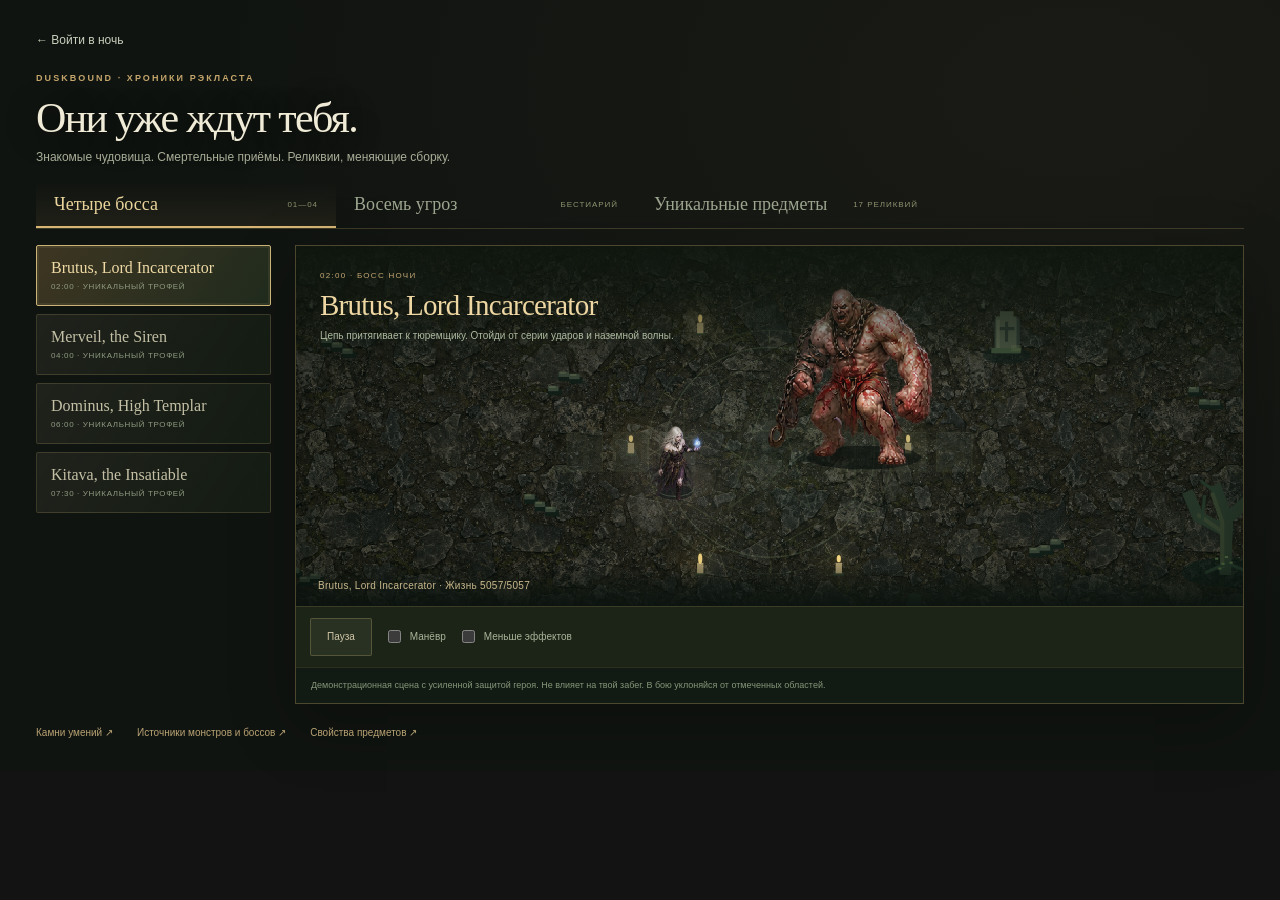
<file: duskbound-bestiary.html>
<!doctype html>
<html lang="ru">
<head>
  <meta charset="utf-8"><meta name="viewport" content="width=device-width,initial-scale=1,viewport-fit=cover">
  <meta name="theme-color" content="#111513"><title>Duskbound — бестиарий и реликвии</title>
  <link rel="stylesheet" href="./games/duskbound/style.css"><link rel="stylesheet" href="./games/duskbound/bestiary.css">
</head>
<body class="bestiary-body">
  <main class="bestiary-page">
    <header class="bestiary-heading"><a class="back-link" href="./duskbound.html">← Войти в ночь</a><p class="eyebrow">DUSKBOUND · ХРОНИКИ РЭКЛАСТА</p><h1>Они уже ждут тебя.</h1><p>Знакомые чудовища. Смертельные приёмы. Реликвии, меняющие сборку.</p></header>
    <nav class="bestiary-tabs" aria-label="Раздел бестиария"><button data-tab="bosses" aria-pressed="true">Четыре босса <span>01—04</span></button><button data-tab="monsters" aria-pressed="false">Восемь угроз <span>БЕСТИАРИЙ</span></button><button data-tab="uniques" aria-pressed="false">Уникальные предметы <span>17 РЕЛИКВИЙ</span></button></nav>
    <div class="bestiary-content"><nav class="bestiary-picker" id="bestiaryPicker" aria-label="Выбор противника или предмета"></nav><section class="bestiary-stage" aria-labelledby="sceneTitle"><div class="bestiary-scene"><div class="scene-copy"><span id="sceneKicker"></span><h2 id="sceneTitle"></h2><p id="sceneDescription"></p></div><canvas id="bestiaryCanvas" aria-label="Демонстрация атак противника"></canvas><div class="scene-readout" id="sceneReadout"></div></div><div class="bestiary-controls"><button id="scenePause" aria-pressed="false">Пауза</button><button id="scenePhase">Следующая форма</button><label><input type="checkbox" id="sceneMovement"> Манёвр</label><label><input type="checkbox" id="sceneLow"> Меньше эффектов</label></div><p class="demo-note">Демонстрационная сцена с усиленной защитой героя. Не влияет на твой забег. В бою уклоняйся от отмеченных областей.</p><article class="item-card selected-relic" id="selectedRelic" hidden></article></section></div>
    <footer class="bestiary-footer"><a href="./duskbound-skills.html">Камни умений ↗</a><a href="./docs/poe-expansion-monster-sources.md" target="_blank" rel="noopener">Источники монстров и боссов ↗</a><a href="./docs/poe-expansion-unique-sources.md" target="_blank" rel="noopener">Свойства предметов ↗</a></footer>
    <div class="status-announcer" id="bestiaryAnnouncer" role="status" aria-live="polite"></div>
  </main><script type="module" src="./games/duskbound/bestiary.mjs"></script>
</body></html>
</file>
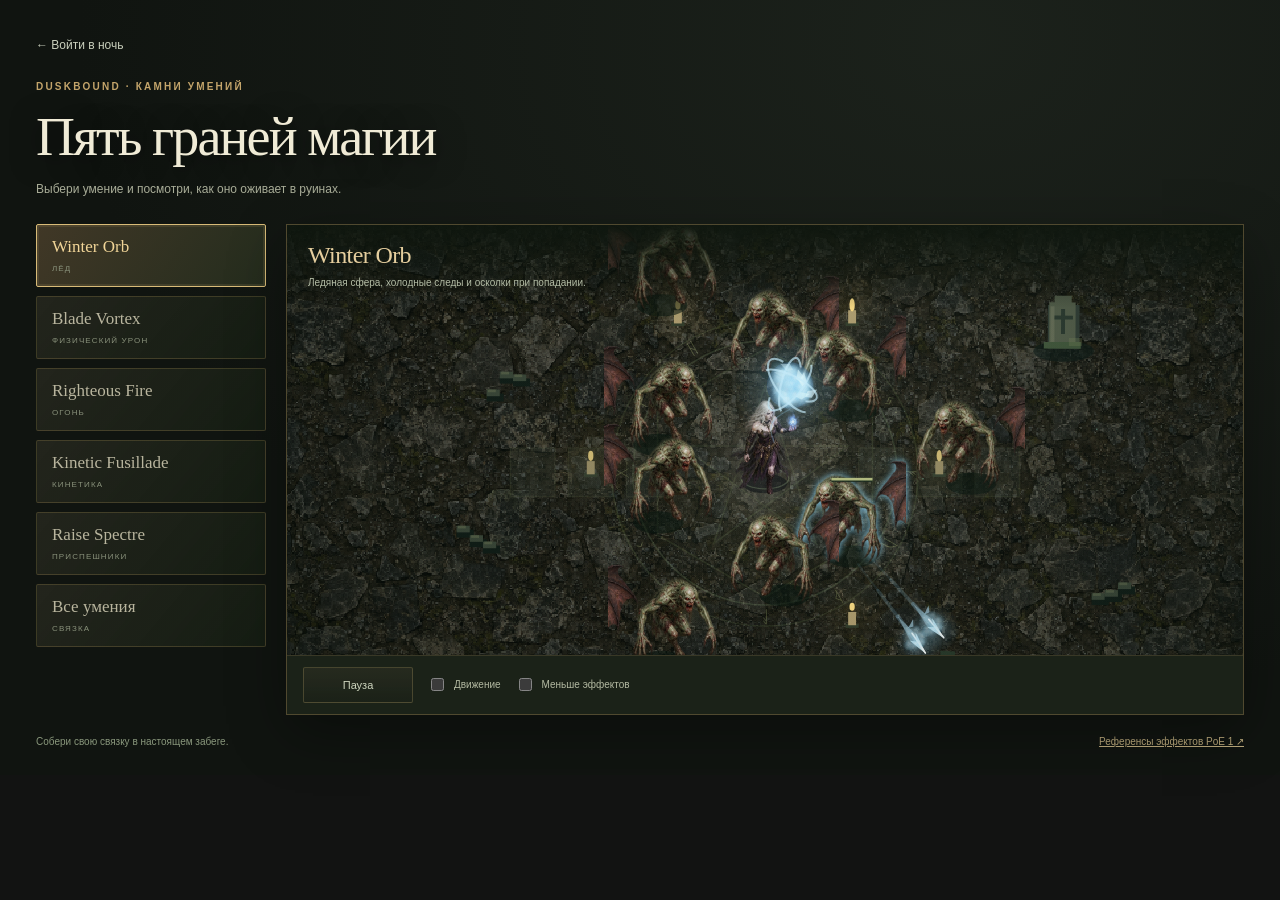
<file: duskbound-skills.html>
<!doctype html>
<html lang="ru">
<head>
  <meta charset="utf-8">
  <meta name="viewport" content="width=device-width, initial-scale=1, viewport-fit=cover">
  <meta name="theme-color" content="#101613">
  <title>Duskbound — умения</title>
  <link rel="stylesheet" href="./games/duskbound/style.css">
  <link rel="stylesheet" href="./games/duskbound/showcase.css">
</head>
<body class="showcase-body">
  <main class="showcase">
    <header class="showcase-heading">
      <a class="back-link" href="./duskbound.html">← Войти в ночь</a>
      <p class="eyebrow">DUSKBOUND · КАМНИ УМЕНИЙ</p>
      <h1>Пять граней магии</h1>
      <p>Выбери умение и посмотри, как оно оживает в руинах.</p>
    </header>
    <div class="showcase-content">
      <nav class="skill-picker" id="skillPicker" aria-label="Выбор умения"></nav>
      <section class="preview-panel" aria-labelledby="previewTitle">
        <div class="preview-copy"><h2 id="previewTitle">Winter Orb</h2><p id="previewDescription"></p></div>
        <canvas id="previewCanvas" aria-label="Демонстрация выбранного умения на манекенах"></canvas>
        <div class="preview-controls">
          <button class="secondary-button" id="previewPause" aria-pressed="false">Пауза</button>
          <label><input type="checkbox" id="previewMovement"> Движение</label>
          <label><input type="checkbox" id="previewLowEffects"> Меньше эффектов</label>
        </div>
      </section>
    </div>
    <footer class="showcase-footer"><span>Собери свою связку в настоящем забеге.</span><a href="./docs/duskbound-vfx-sources.md" target="_blank" rel="noopener">Референсы эффектов PoE 1 ↗</a></footer>
    <div class="status-announcer" id="previewAnnouncer" role="status" aria-live="polite"></div>
  </main>
  <script type="module" src="./games/duskbound/showcase.mjs"></script>
</body>
</html>
</file>
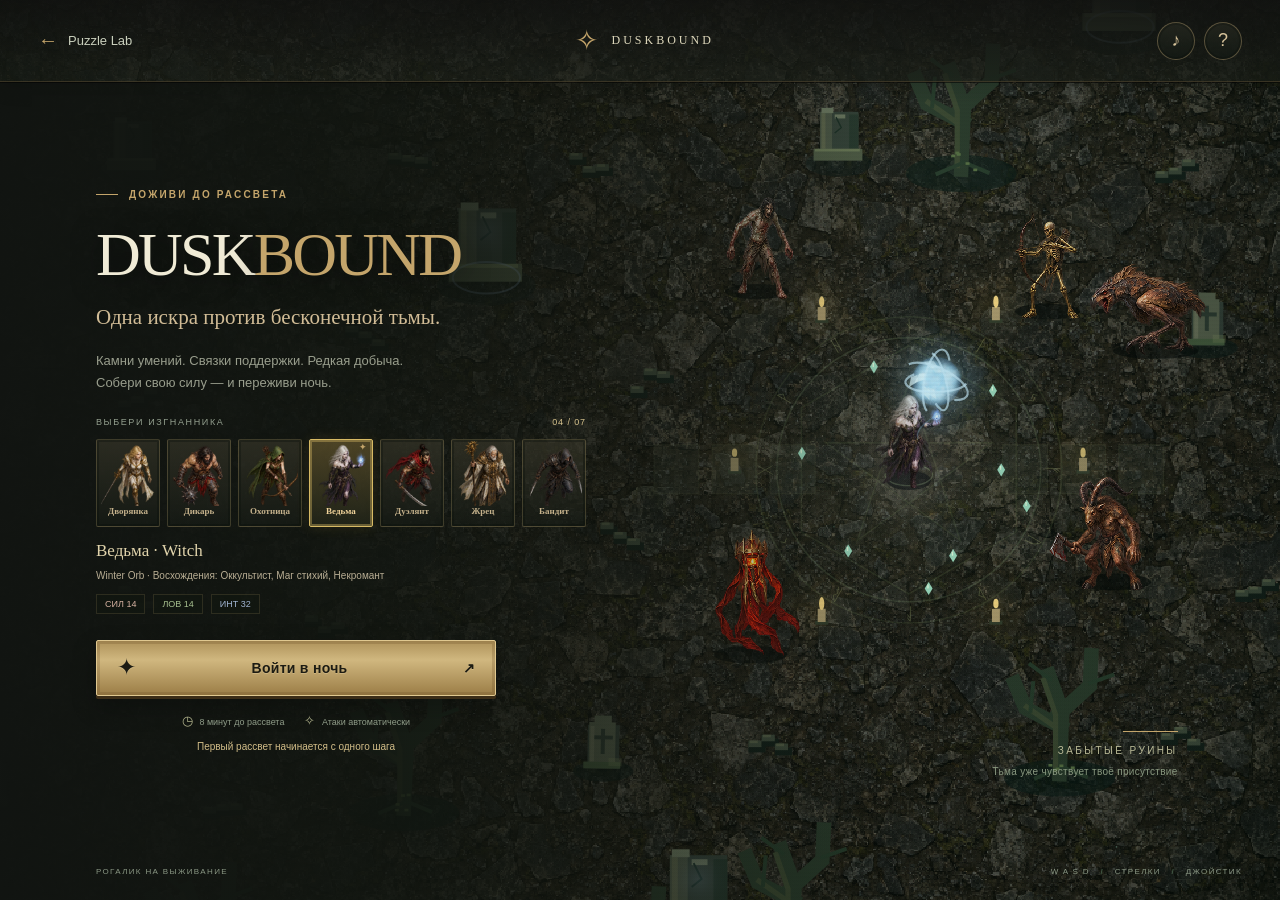
<file: duskbound.html>
<!doctype html>
<html lang="ru">
<head>
  <meta charset="utf-8">
  <meta name="viewport" content="width=device-width, initial-scale=1, viewport-fit=cover">
  <meta name="theme-color" content="#101613">
  <meta name="description" content="Duskbound — переживи ночь среди руин. Магия, орды нежити и новый билд в каждом забеге. Играй в браузере на компьютере и телефоне.">
  <title>Duskbound — Puzzle Lab</title>
  <link rel="stylesheet" href="./games/duskbound/style.css">
</head>
<body>
  <main id="game" class="game-shell">
    <canvas id="arena" aria-label="Арена Duskbound. Передвигайся клавишами WASD, стрелками или экранным джойстиком. Атаки автоматические."></canvas>
    <div class="screen-grain" aria-hidden="true"></div>
    <header class="topbar" id="topbar">
      <a class="back-link" href="./index.html"><span aria-hidden="true">←</span> <span>Puzzle Lab</span></a>
      <div class="top-brand"><span class="small-rune" aria-hidden="true">✧</span> DUSKBOUND</div>
      <div class="top-actions"><button class="icon-button" id="soundButton" title="Включить звук" aria-label="Включить звук">♪</button><button class="icon-button" id="helpButton" title="Как играть" aria-label="Как играть">?</button><button class="icon-button" id="buildButton" title="Камни и экипировка — B" aria-label="Камни и экипировка" hidden>◈</button><button class="icon-button" id="pauseButton" title="Пауза — Esc" aria-label="Пауза" hidden>Ⅱ</button></div>
    </header>

    <section class="menu" id="menu" aria-labelledby="gameTitle">
      <div class="menu-content">
        <div class="eyebrow"><span></span> ДОЖИВИ ДО РАССВЕТА</div>
        <h1 id="gameTitle">DUSK<span>BOUND</span></h1>
        <p class="menu-tagline">Одна искра против бесконечной тьмы.</p>
        <p class="menu-description">Камни умений. Связки поддержки. Редкая добыча.<br>Собери свою силу — и переживи ночь.</p>
        <div class="hero-select-heading"><span>ВЫБЕРИ ИЗГНАННИКА</span><span id="heroCount">01 / 07</span></div>
        <div class="hero-options" id="heroOptions" role="group" aria-label="Выбор класса"></div>
        <div class="hero-description"><strong id="heroName"></strong><span id="heroDescription"></span><div class="base-attributes" id="baseAttributes"></div></div>
        <button class="start-button" id="startButton"><span class="start-rune" aria-hidden="true">✦</span><span>Войти в ночь</span><span aria-hidden="true">↗</span></button>
        <div class="run-facts"><span><i aria-hidden="true">◷</i> 8 минут до рассвета</span><span><i aria-hidden="true">✧</i> Атаки автоматически</span></div>
        <div class="personal-best" id="personalBest"></div>
      </div>
      <div class="scene-caption" aria-hidden="true"><span class="caption-line"></span><span>ЗАБЫТЫЕ РУИНЫ</span><small>Тьма уже чувствует твоё присутствие</small></div>
      <div class="menu-bottom"><span>РОГАЛИК НА ВЫЖИВАНИЕ</span><span>W A S D <b>/</b> СТРЕЛКИ <b>/</b> ДЖОЙСТИК</span></div>
    </section>

    <section class="hud" id="hud" aria-label="Состояние забега" hidden>
      <div class="hud-top">
        <div class="health-panel"><div class="health-heading"><span>ЖИЗНЬ</span><span id="healthText">100 / 100</span></div><div class="health-track"><div id="healthFill"></div></div></div>
        <div class="timer-panel"><span class="timer-caption" id="waveLabel">НОЧЬ НАЧИНАЕТСЯ</span><strong id="timer">00:00</strong></div>
        <div class="kill-panel"><span>ПОВЕРЖЕНО</span><strong id="killCount">0</strong></div>
      </div>
      <div class="resource-globe life-globe"><div class="globe-well"><div class="globe-liquid" id="lifeGlobeFill"></div><div class="globe-shine"></div><strong id="lifeGlobeText"></strong></div><span>ЖИЗНЬ</span></div>
      <div class="resource-globe mana-globe"><div class="globe-well"><div class="globe-liquid" id="manaGlobeFill"></div><div class="globe-shine"></div><strong id="manaGlobeText"></strong></div><span>МАНА <b id="energyShieldText"></b></span></div>
      <div class="xp-track"><div id="xpFill"></div><span id="levelLabel">УРОВЕНЬ 1</span></div>
      <div class="boss-panel" id="bossPanel" hidden><div><span id="bossName">ХРАНИТЕЛЬ БЕЗДНЫ</span><span id="bossHealthText"></span></div><div class="boss-track"><i id="bossFill"></i></div><small id="bossPhase"></small></div>
      <div class="wave-notice" id="waveNotice" aria-live="polite"></div>
      <div class="combat-status" id="combatStatus" aria-label="Боевые эффекты"></div>
      <div class="weapon-bar" id="weaponBar" aria-label="Твои улучшения"></div>
      <div class="controls-caption" id="controlsCaption"><span>WASD / ↑↓←→ <b>движение</b></span><span>ESC <b>пауза</b> · B <b>персонаж</b></span></div>
      <div class="first-tip" id="firstTip"><span>✧</span> Собирай светящиеся кристаллы, чтобы стать сильнее</div>
    </section>

    <div class="joystick" id="joystick" aria-label="Джойстик передвижения" hidden><div class="joystick-ring"></div><div class="joystick-thumb" id="joystickThumb"></div><span>ДВИЖЕНИЕ</span></div>
    <div class="status-announcer" id="announcer" role="status" aria-live="polite"></div>

    <section class="overlay" id="upgradeScreen" role="dialog" aria-modal="true" aria-labelledby="upgradeTitle" hidden>
      <div class="upgrade-dialog"><div class="dialog-rune" aria-hidden="true">✦</div><div class="eyebrow centered">ТВОЯ СИЛА ПРОБУЖДАЕТСЯ</div><h2 id="upgradeTitle">Выбери дар</h2><p class="dialog-subtitle">Ночь подождёт. Какой станет твоя магия?</p><div class="upgrade-cards" id="upgradeCards"></div><div class="dialog-footnote">Выбери карту или нажми 1, 2, 3</div></div>
    </section>

    <section class="overlay" id="pauseScreen" role="dialog" aria-modal="true" aria-labelledby="pauseTitle" hidden>
      <div class="panel-dialog"><div class="dialog-rune" aria-hidden="true">☾</div><div class="eyebrow centered">ТИШИНА МЕЖДУ БИТВАМИ</div><h2 id="pauseTitle">Ночь замерла</h2><p class="dialog-subtitle">Переведи дух. Твоя история ещё не закончена.</p><button class="start-button" id="resumeButton">Продолжить <span aria-hidden="true">→</span></button><button class="secondary-button" id="restartButton">Новый забег</button><button class="text-button" id="menuButton">К выбору класса</button><label class="effects-setting"><input type="checkbox" id="lowEffects"> Меньше частиц и вспышек</label></div>
    </section>

    <section class="overlay" id="resultScreen" role="dialog" aria-modal="true" aria-labelledby="resultTitle" hidden>
      <div class="panel-dialog result-dialog"><div class="dialog-rune" id="resultRune" aria-hidden="true">☾</div><div class="eyebrow centered" id="resultKicker">КАЖДАЯ НОЧЬ УЧИТ</div><h2 id="resultTitle">До следующей искры</h2><p class="dialog-subtitle" id="resultDescription"></p><div class="result-stats"><div><strong id="resultTime"></strong><span>ПРОЖИТО</span></div><div><strong id="resultKills"></strong><span>ПОВЕРЖЕНО</span></div><div><strong id="resultLevel"></strong><span>УРОВЕНЬ</span></div></div><div class="record-banner" id="recordBanner" hidden>✦ Новый личный рекорд</div><button class="start-button" id="retryButton">Ещё один рассвет <span aria-hidden="true">↗</span></button><button class="text-button" id="resultMenuButton">Выбрать другого хранителя</button></div>
    </section>

    <section class="overlay" id="lootScreen" role="dialog" aria-modal="true" aria-labelledby="lootTitle" hidden>
      <div class="loot-dialog"><div class="dialog-rune" aria-hidden="true">♜</div><div class="eyebrow centered">ДОБЫЧА ПОВЕРЖЕННОГО ВРАГА</div><h2 id="lootTitle">Сила в твоих руках</h2><p class="dialog-subtitle">Замени предмет или оставь текущий. Время остановлено.</p><div class="loot-compare"><div><div class="item-caption" id="replacementCaption">НАДЕТО</div><div class="item-card" id="currentItem"></div></div><div><div class="item-caption">НАЙДЕНО</div><div class="item-card" id="newItem"></div></div></div><div class="equipment-delta" id="equipmentDelta"></div><div class="loot-actions"><button class="start-button" id="equipButton">Надеть предмет <span aria-hidden="true">↗</span></button><button class="secondary-button" id="skipItemButton">Оставить текущий</button></div></div>
    </section>

    <section class="overlay" id="buildScreen" role="dialog" aria-modal="true" aria-labelledby="buildTitle" hidden>
      <div class="build-dialog"><div class="eyebrow centered">ПЕРСОНАЖ · КАМНИ · СНАРЯЖЕНИЕ</div><h2 id="buildTitle">Магия и сталь</h2><div class="character-sheet" id="characterSheet"></div><div class="attribute-actions" id="attributeActions"></div><div class="ascendancy-allocated" id="allocatedAscendancy"></div><div class="build-content"><section><h3>КАМНИ И СВЯЗИ</h3><div id="buildSkills"></div></section><section><h3>ЭКИПИРОВКА</h3><div id="buildEquipment"></div></section></div><button class="start-button" id="buildCloseButton">Вернуться в ночь <span aria-hidden="true">→</span></button></div>
    </section>

    <section class="overlay" id="ascendancyScreen" role="dialog" aria-modal="true" aria-labelledby="ascendancyTitle" hidden>
      <div class="ascendancy-dialog"><div class="dialog-rune" aria-hidden="true">♜</div><div class="eyebrow centered">ИСПЫТАНИЕ ВОСХОЖДЕНИЯ</div><h2 id="ascendancyTitle">За пределом смертного</h2><p class="dialog-subtitle" id="ascendancyDescription"></p><div class="ascendancy-path" aria-hidden="true"><i></i><i></i><i></i><i></i></div><div class="ascendancy-options" id="ascendancyOptions"></div><div class="ascendancy-footer"><span id="ascendancyPoints"></span><button class="secondary-button" id="ascendancyContinue">Сохранить очки и продолжить →</button></div></div>
    </section>

    <section class="overlay" id="helpScreen" role="dialog" aria-modal="true" aria-labelledby="helpTitle" hidden>
      <div class="panel-dialog help-dialog"><div class="eyebrow centered">ПРАВИЛА ВЫЖИВАНИЯ</div><h2 id="helpTitle">Стань сильнее ночи</h2><ol class="help-steps"><li><span>01</span><div><b>Двигайся, магия сделает остальное</b><p>WASD, стрелки или джойстик. Атаки автоматические. Для ауры и вращающихся клинков придётся подойти ближе.</p></div></li><li><span>02</span><div><b>Собирай кристаллы, выбирай камни</b><p>Новый уровень даёт выбор из трёх улучшений и очко характеристик на экране ◈. Камень поддержки нужно связать с подходящим умением.</p></div></li><li><span>03</span><div><b>Охоться за добычей</b><p>Золотая обводка отмечает элитных врагов. Подбери их трофеи и сравни с экипировкой. Кнопка ◈ или B открывает сборку.</p></div></li><li><span>04</span><div><b>Выбери восхождение</b><p>Первое испытание наступит через 90 секунд. Четыре испытания дают восемь очков. Можно выбрать ключевой узел или сохранить очки для более длинного пути.</p></div></li><li><span>05</span><div><b>Встреть рассвет</b><p>Продержись 8 минут и победи четырёх боссов: Brutus, Merveil, Dominus и Kitava. За каждого — уникальный предмет. Пауза и выбор наград останавливают время. В следующем забеге уровень, вещи и восхождение начинаются заново.</p></div></li></ol><p class="source-note">Умения и связки вдохновлены PoE 1. Баланс и свойства предметов адаптированы для этой игры. <a href="./duskbound-bestiary.html">Бестиарий и уникальные предметы</a> · <a href="./duskbound-skills.html">Камни умений</a> · <a href="./docs/poe-references.md" target="_blank" rel="noopener">Источники</a></p><button class="start-button" id="helpCloseButton">Понятно <span aria-hidden="true">✦</span></button></div>
    </section>
  </main>
  <script type="module" src="./games/duskbound/app.mjs"></script>
</body>
</html>
</file>
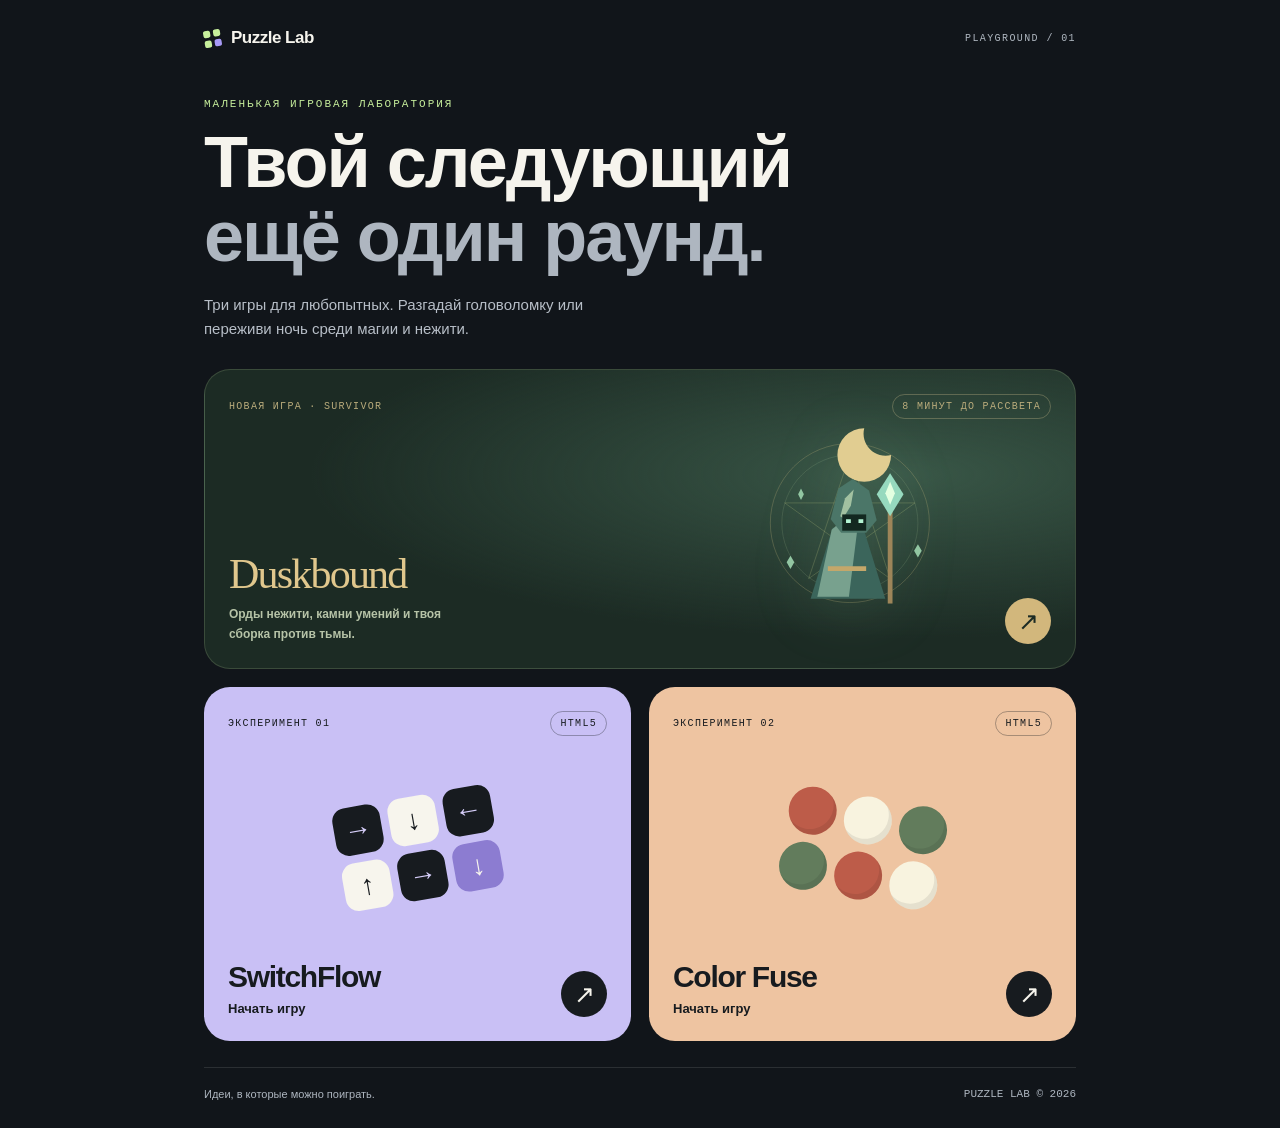
<file: puzzle_lab_mobile.html>
<!doctype html>
<html lang="ru"><head><meta charset="utf-8"><meta name="viewport" content="width=device-width, initial-scale=1"><meta http-equiv="refresh" content="0;url=./index.html"><title>Puzzle Lab</title></head><body><p><a href="./index.html">Открыть выбор игр →</a></p></body></html>
</file>
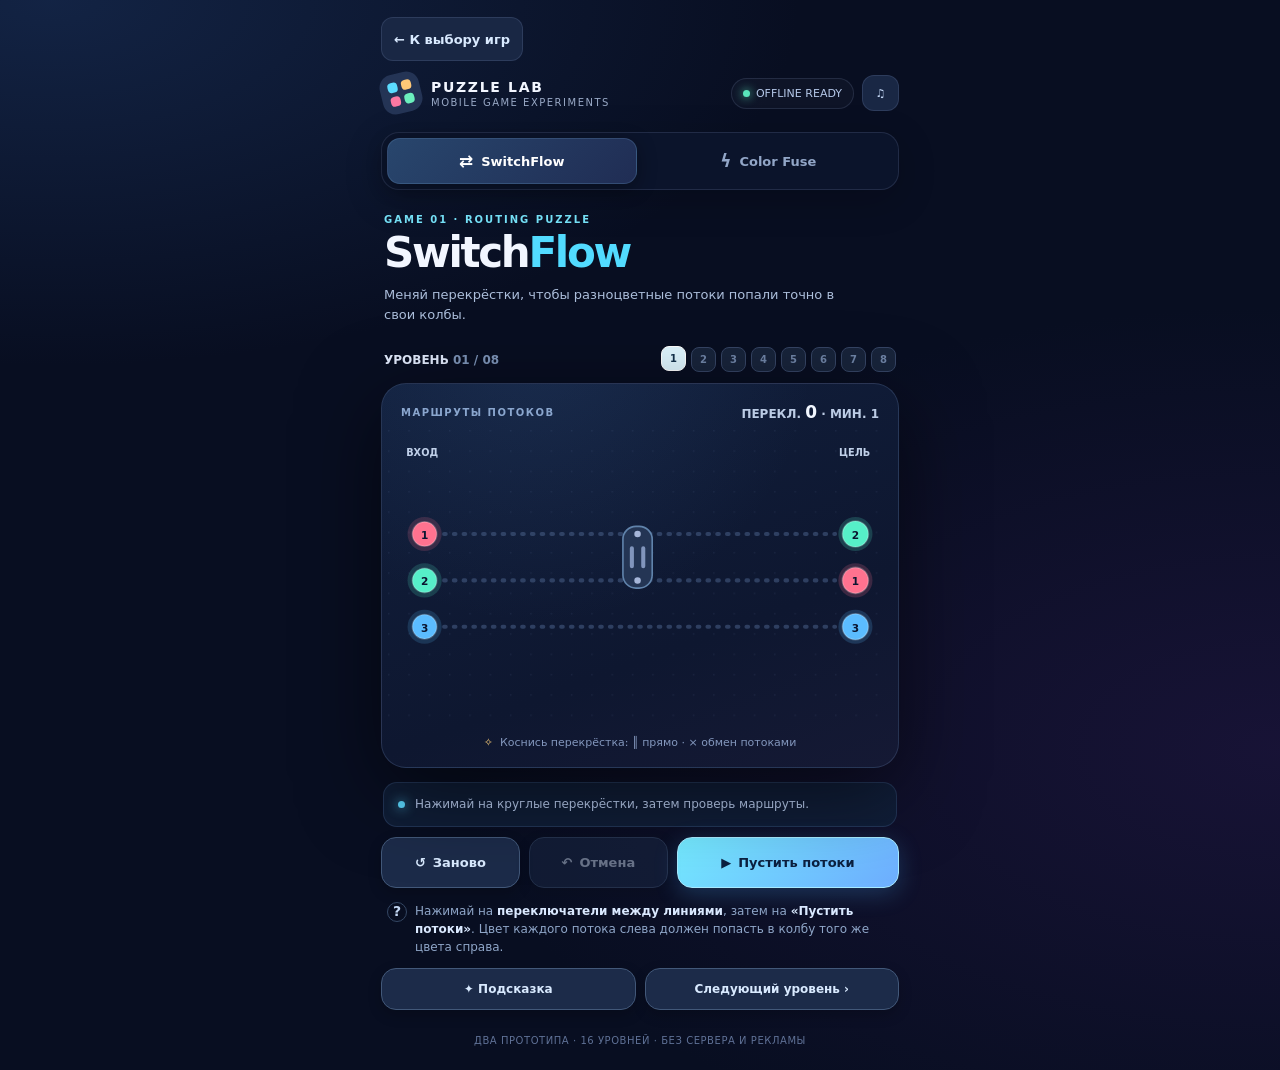
<file: switchflow.html>
<!doctype html>
<html lang="ru">
<head>
  <meta charset="utf-8">
  <meta name="viewport" content="width=device-width, initial-scale=1, viewport-fit=cover">
  <meta name="theme-color" content="#080e21">
  <meta name="description" content="Puzzle Lab — два играбельных мобильных HTML5-прототипа: SwitchFlow и Color Fuse. Работают офлайн.">
  <title>SwitchFlow — Puzzle Lab</title>
<style>
:root{color-scheme:dark;--bg:#080e21;--paper:#111a33;--paper2:#151f3a;--line:rgba(176,203,252,.13);--ink:#f2f6ff;--muted:#99a9c6;--cyan:#52dbff;--pink:#ff6f9b;--lime:#56efc8;--gold:#ffc772;--purple:#bc9cff;--shadow:0 22px 80px #0008}
*{box-sizing:border-box;-webkit-tap-highlight-color:transparent}html{background:var(--bg)}body{margin:0;min-height:100svh;background:radial-gradient(ellipse 65% 38% at 4% 0%,#193059a0,transparent 90%),radial-gradient(ellipse 70% 45% at 100% 70%,#25174888,transparent 92%),#080e21;color:var(--ink);font-family:ui-sans-serif,system-ui,-apple-system,"Segoe UI",sans-serif;user-select:none;-webkit-user-select:none}button{font:inherit;cursor:pointer}button:focus-visible{outline:3px solid #e9faff;outline-offset:3px}button:disabled{opacity:.45;cursor:default}.shell{width:min(100%,550px);min-height:100svh;margin:0 auto;padding:calc(17px + env(safe-area-inset-top)) 16px calc(24px + env(safe-area-inset-bottom));position:relative}.top{display:flex;justify-content:space-between;align-items:center;gap:10px;margin-bottom:19px}.brand{display:flex;align-items:center;gap:10px}.brand-mark{display:grid;grid-template-columns:repeat(2,10px);grid-template-rows:repeat(2,10px);gap:4px;transform:rotate(-14deg);padding:8px;border-radius:13px;background:#243455}.brand-mark i{border-radius:4px;background:#5bdcff}.brand-mark i:nth-child(2){background:#ffc877}.brand-mark i:nth-child(3){background:#fd78a2}.brand-mark i:nth-child(4){background:#6befbd}.brand-name{font-size:14px;font-weight:850;letter-spacing:.12em}.brand-meta{margin-top:2px;font-size:10px;letter-spacing:.15em;color:var(--muted)}.topright{display:flex;align-items:center;gap:8px;color:#b5c8e9;font-size:11px}.offline{display:flex;align-items:center;gap:6px;border:1px solid var(--line);border-radius:20px;padding:8px 11px;background:#ffffff07}.offline:before{content:"";width:7px;height:7px;border-radius:50%;background:#59e5bb;box-shadow:0 0 10px #59e5bb}.icon-button{background:#192744;border:1px solid var(--line);border-radius:12px;color:#c8dcfa;min-width:37px;min-height:36px}.tabs{display:grid;grid-template-columns:1fr 1fr;gap:7px;padding:5px;border:1px solid var(--line);background:#0b142b;border-radius:18px;box-shadow:0 10px 38px #0003}.tab{background:transparent;color:#92a6c7;border:1px solid transparent;border-radius:13px;padding:12px 6px;display:flex;align-items:center;justify-content:center;gap:8px;font-size:13px;font-weight:760;transition:.2s}.tab.active{background:linear-gradient(135deg,#28466d,#202d54);border-color:#5c83aa52;color:white;box-shadow:0 5px 20px #0005}.tab .ticon{font-size:17px}.intro{padding:24px 3px 13px}.kicker{font-size:10px;letter-spacing:.2em;color:#74dff5;font-weight:800;margin-bottom:6px}.intro h1{font-size:clamp(30px,8vw,42px);letter-spacing:-.055em;line-height:1.07;margin:0;font-weight:860}.intro h1 .accent{color:var(--cyan)}.intro p{margin:9px 0 0;color:#acbedb;font-size:13px;line-height:1.55;max-width:465px;min-height:40px}.level-head{display:flex;justify-content:space-between;align-items:center;gap:8px;margin:9px 3px 11px}.level-label{font-size:12px;font-weight:800;color:#e1eafc}.level-label span{color:#7d94b8;font-weight:650}.level-dots{display:flex;gap:5px}.level-dot{width:25px;height:25px;border-radius:8px;border:1px solid #354464;background:#18243b;color:#7085a8;font-size:10px;font-weight:800;padding:0;position:relative}.level-dot.passed{border-color:#58ddbb80;color:#8efed7;background:#133f3b}.level-dot.selected{background:#dff6ff;color:#12304b;border-color:white;transform:translateY(-1px)}.board{background:linear-gradient(160deg,#111f3c,#0e1730 65%,#151934);border:1px solid #617aa449;border-radius:25px;overflow:hidden;position:relative;box-shadow:var(--shadow)}.board:before{content:"";pointer-events:none;position:absolute;inset:0;background:radial-gradient(circle at 30% -10%,#426ca32c,transparent 50%)}.board-inner{position:relative;z-index:1}.board-topline{display:flex;align-items:center;justify-content:space-between;padding:18px 19px 3px;gap:8px}.board-tag{font-size:10px;font-weight:900;letter-spacing:.15em;color:#8aa6ce}.board-counter{font-size:12px;color:#bccce5;font-weight:750}.board-counter b{font-size:17px;color:#f2f7ff;font-variant-numeric:tabular-nums}.switch-wrap{padding:5px 6px 5px;min-height:245px;display:flex;align-items:center}.flow-svg{display:block;width:100%;height:auto;overflow:visible;touch-action:manipulation}.flow-svg .gate-zone{cursor:pointer;outline:none}.flow-svg .gate-zone:focus .gate-highlight{stroke:#fff;stroke-width:4}.flow-svg .gate-zone.hinted .gate-highlight{animation:hintpulse 1s infinite}.flow-svg .gate-zone:active{filter:brightness(1.4)}.flow-svg .track{stroke:#4b628b;stroke-width:5;opacity:.53;stroke-linecap:round}.flow-svg .stream{stroke-width:10;fill:none;stroke-linecap:round;stroke-linejoin:round;filter:drop-shadow(0 0 7px currentColor);pointer-events:none;transition:stroke-dashoffset 1.05s cubic-bezier(.2,.15,.7,1)}.flow-svg .tinylabel{font:700 12px ui-sans-serif,system-ui;fill:#c0d0e9}.flow-svg .sinknum,.flow-svg .sourcenum{font:800 13px ui-sans-serif,system-ui;fill:#0b1631;text-anchor:middle;dominant-baseline:central}.flow-svg .gate-mark{stroke:#ebf7ff;stroke-width:5;fill:none;stroke-linecap:round;pointer-events:none}.flow-svg .gate-mark.off{stroke:#8195bc}.board-footer{padding:0 19px 18px;display:flex;align-items:center;justify-content:center;gap:7px;color:#8397bd;font-size:11px}.board-footer .star{color:#ffd17a}.fuse-wrap{padding:19px 19px 21px;display:flex;justify-content:center;min-height:280px;align-items:center}.fuse-grid{width:100%;max-width:360px;display:grid;gap:9px;aspect-ratio:auto;touch-action:manipulation}.fuse-tile,.fuse-void{aspect-ratio:1;position:relative;border-radius:15px;min-width:0;min-height:0}.fuse-tile{--tone:#52dbff;border:1px solid color-mix(in srgb,var(--tone) 60%,white 10%);background:linear-gradient(150deg,color-mix(in srgb,var(--tone) 29%,#1a2540),color-mix(in srgb,var(--tone) 10%,#0a1023));box-shadow:inset 0 1px 0 #ffffff3a,0 5px 14px #0005;overflow:hidden;color:var(--tone);padding:0;transition:transform .14s,background .15s}.fuse-tile:before{content:"";position:absolute;inset:11%;background:radial-gradient(circle,color-mix(in srgb,var(--tone) 35%,transparent),transparent 69%);border-radius:100%;filter:blur(6px)}.fuse-tile:active{transform:scale(.94)}.fuse-tile .wire-h,.fuse-tile .wire-v{position:absolute;display:block;background:var(--tone);opacity:.75;box-shadow:0 0 9px var(--tone);border-radius:12px}.fuse-tile .wire-h{height:6px;width:100%;top:calc(50% - 3px);left:0}.fuse-tile .wire-v{width:6px;height:100%;left:calc(50% - 3px);top:0}.fuse-tile .wire-core{position:absolute;inset:27%;border-radius:13px;background:var(--tone);color:#08162c;display:grid;place-items:center;font-size:clamp(11px,4vw,20px);font-weight:900;box-shadow:0 0 14px var(--tone),inset 0 1px 0 #fff8}.fuse-tile .wire-core svg{width:54%;height:54%}.fuse-tile.burning{animation:ignite .36s ease-out infinite alternate;z-index:3;filter:brightness(1.9)}.fuse-tile.hinted{animation:hintpulse 1s infinite;z-index:2}.fuse-tile.just-dropped{animation:dropIn .35s cubic-bezier(.16,.8,.22,1)}.fuse-void{background:#080f233f;border:1px dashed #34456d38}.tile-R{--tone:#ff728f}.tile-G{--tone:#56efc8}.tile-B{--tone:#5bbcff}.tile-Y{--tone:#ffcc73}.meter-area{padding:0 20px 18px}.meter-caption{display:flex;justify-content:space-between;color:#94a8c8;font-size:11px;margin-bottom:8px}.meter{height:6px;border-radius:10px;background:#334062;overflow:hidden}.meter-fill{height:100%;background:linear-gradient(90deg,#54d4ff,#5ff0b8);transition:width .35s}.message{margin:14px 2px 10px;min-height:45px;padding:12px 14px;border:1px solid #38507878;border-radius:14px;background:#12213bd1;color:#b8cbed;line-height:1.48;font-size:12px;display:flex;align-items:center;gap:10px}.message i{display:block;flex:0 0 7px;height:7px;border-radius:100%;background:#5bd7fd;box-shadow:0 0 12px #5bd7fd}.message.warn i{background:#ffcc75;box-shadow:0 0 12px #ffcc75}.message.good i{background:#62f0c1;box-shadow:0 0 12px #62f0c1}.controls{display:grid;grid-template-columns:minmax(0,1fr) minmax(0,1fr) minmax(0,1.6fr);gap:9px}.btn{border-radius:15px;min-height:51px;border:1px solid #425879;background:#1c2b49;color:#d9eaff;padding:11px 8px;font-size:13px;font-weight:800;display:flex;align-items:center;justify-content:center;gap:7px;box-shadow:0 5px 14px #0003}.btn:active:not(:disabled){transform:translateY(1px);filter:brightness(1.13)}.btn.primary{background:linear-gradient(135deg,#74eaff,#6eadff);border-color:#a7eaff;color:#0b2040;box-shadow:0 6px 23px #49aaf33f}.btn svg{width:17px;height:17px}.btn.small{min-height:42px;font-size:12px}.micro-help{margin-top:14px;display:flex;gap:8px;align-items:flex-start;color:#8fa6c8;font-size:12px;line-height:1.5;padding:0 6px}.micro-help b{color:#dae9ff}.micro-help .question{font-size:14px;border:1px solid #344764;display:inline-flex;justify-content:center;align-items:center;width:20px;height:20px;flex:0 0 20px;border-radius:50%;color:#c2d6f2;font-weight:800}.foot{margin-top:25px;text-align:center;color:#5f7196;font-size:10px;letter-spacing:.055em}.overlay{position:fixed;z-index:99;inset:0;background:#040817d9;backdrop-filter:blur(9px);display:flex;align-items:center;justify-content:center;padding:18px}.overlay[hidden]{display:none}.modal{width:min(100%,430px);border:1px solid #637ea76b;border-radius:27px;background:linear-gradient(155deg,#1c2b4e,#101930);padding:27px 23px;box-shadow:0 32px 100px #000c;text-align:center}.modal-art{font-size:47px;display:block;margin-bottom:8px;filter:drop-shadow(0 6px 22px #7cfff766)}.modal-kicker{font-size:10px;font-weight:900;letter-spacing:.22em;color:#78e2e8;margin:0 0 8px}.modal h2{font-size:29px;letter-spacing:-.04em;margin:0 0 10px}.modal p{color:#adbedc;font-size:14px;line-height:1.6;margin:0 0 22px}.modal-actions{display:grid;grid-template-columns:1fr 1fr;gap:10px}.modal-actions .primary{grid-column:span 2}.credits{color:#647da5;font-size:10px;margin-top:18px}.hidden{display:none!important}@keyframes ignite{to{transform:scale(1.1);box-shadow:0 0 35px var(--tone),inset 0 0 20px var(--tone)}}@keyframes dropIn{from{transform:translateY(-19px);opacity:.5}to{transform:translateY(0);opacity:1}}@keyframes hintpulse{0%,100%{filter:drop-shadow(0 0 2px #fff6);transform:scale(1)}50%{filter:drop-shadow(0 0 16px #ffe28b);transform:scale(1.075)}}@media(max-width:365px){.shell{padding-left:11px;padding-right:11px}.level-dot{width:23px;height:23px}.fuse-grid{gap:6px}.fuse-tile,.fuse-void{border-radius:11px}.tab{font-size:12px}.controls{gap:6px}.btn{font-size:12px;min-height:47px}.board-topline{padding-left:13px;padding-right:13px}}@media (prefers-reduced-motion:reduce){.fuse-tile,.flow-svg .stream,.meter-fill{transition-duration:.01ms!important;animation-duration:.01ms!important}}

.home-link{display:inline-flex;align-items:center;min-height:44px;margin:0 0 12px;padding:8px 12px;border:1px solid var(--line);border-radius:12px;color:#d9eaff;background:#192744;text-decoration:none;font-size:13px;font-weight:700;touch-action:manipulation}.home-link:focus-visible{outline:3px solid #e9faff;outline-offset:3px}
</style>
</head>
<body data-game="sf">
<main class="shell">
  <a class="home-link" href="./index.html">← К выбору игр</a>
  <header class="top">
    <div class="brand"><div class="brand-mark" aria-hidden="true"><i></i><i></i><i></i><i></i></div><div><div class="brand-name">PUZZLE LAB</div><div class="brand-meta">MOBILE GAME EXPERIMENTS</div></div></div>
    <div class="topright"><span class="offline">OFFLINE READY</span><button class="icon-button" id="soundBtn" aria-label="Включить звук" title="Включить звук">♫</button></div>
  </header>
  <nav class="tabs" aria-label="Выбор игры">
    <button class="tab active" id="tabSwitch" type="button"><span class="ticon">⇄</span> SwitchFlow</button>
    <button class="tab" id="tabFuse" type="button"><span class="ticon">ϟ</span> Color Fuse</button>
  </nav>
  <section class="intro" aria-live="polite"><div class="kicker" id="kicker">GAME 01 · ROUTING PUZZLE</div><h1 id="gameTitle">Switch<span class="accent">Flow</span></h1><p id="gameDesc">Переключай перекрёстки, чтобы каждый цвет попал в свою колбу.</p></section>
  <section aria-label="Уровни"><div class="level-head"><div class="level-label">УРОВЕНЬ <span id="levelNum">01 / 08</span></div><div class="level-dots" id="levelDots"></div></div></section>
  <section class="board" aria-label="Игровое поле">
    <div class="board-inner"><div class="board-topline"><span class="board-tag" id="boardTag">ЦВЕТНЫЕ ПОТОКИ</span><span class="board-counter" id="boardCounter"></span></div><div id="gameBoard"></div><div id="boardBottom"></div></div>
  </section>
  <div class="message" id="statusBox" role="status" aria-live="polite"><i></i><span id="statusText">Нажимай на перекрёстки, меняя направление потоков.</span></div>
  <div class="controls"><button class="btn" id="restartBtn">↺ <span>Заново</span></button><button class="btn" id="undoBtn">↶ <span>Отмена</span></button><button class="btn primary" id="primaryBtn">▶ <span>Пустить потоки</span></button></div>
  <div class="micro-help"><span class="question">?</span><span id="helpText">Касайся переключателей между линиями, затем нажми <b>«Пустить потоки»</b>. Все цвета должны совпасть с колбами справа. <b>Подсказка:</b> коснись «?» внизу.</span></div>
  <div class="controls" style="margin-top:12px;grid-template-columns:1fr 1fr"><button class="btn small" id="hintBtn">✦ Подсказка</button><button class="btn small" id="nextBtn">Следующий уровень ›</button></div>
  <div class="foot">ДВА ПРОТОТИПА · 16 УРОВНЕЙ · БЕЗ СЕРВЕРА И РЕКЛАМЫ</div>
</main>
<div class="overlay" id="overlay" hidden><div class="modal" role="dialog" aria-modal="true" aria-labelledby="modalTitle"><span class="modal-art" id="modalArt">✦</span><div class="modal-kicker" id="modalKicker">LEVEL COMPLETE</div><h2 id="modalTitle">Идеально!</h2><p id="modalText">Ты справился!</p><div class="modal-actions"><button class="btn primary" id="modalPrimary">Продолжить →</button><button class="btn" id="modalSecondary">Повторить</button><button class="btn" id="modalClose">Закрыть</button></div><div class="credits">PUZZLE LAB · PLAYABLE PROTOTYPE</div></div></div>
<script>
(()=>{'use strict';
const C={R:'#ff728f',G:'#56efc8',B:'#5bbcff',Y:'#ffcc73',P:'#bc9cff'};
const symbols={R:'◆',G:'✚',B:'●',Y:'✦',P:'⬟'};
const SF=[
 {name:'Первый поворот',n:3,gates:[0],target:[1,0,2]},
 {name:'Другая развилка',n:3,gates:[0,1,0,1],target:[0,2,1]},
 {name:'Два переключателя',n:3,gates:[0,1,0,1],target:[1,2,0]},
 {name:'Обходной путь',n:4,gates:[0,2,1,0,2],target:[2,0,1,3]},
 {name:'Переплетение',n:4,gates:[1,0,2,1,0,2],target:[2,0,3,1]},
 {name:'Цветовой клубок',n:4,gates:[0,1,2,0,1,2,1],target:[1,3,0,2]},
 {name:'Пять потоков',n:5,gates:[0,2,1,3,0,2,1,3],target:[2,0,4,1,3]},
 {name:'Мастер маршрутов',n:5,gates:[1,3,0,2,1,3,0,2,1],target:[2,4,0,1,3]}
];
const CF=[
 {name:'Одной искрой',w:3,h:3,rows:['GGG','RRG','GGG'],charges:1},
 {name:'Первый каскад',w:3,h:3,rows:['RBG','BBG','BRR'],charges:2},
 {name:'Искры внизу',w:3,h:4,rows:['BGR','BBR','GBR','GGB'],charges:2},
 {name:'Скрытая цепь',w:4,h:4,rows:['BBGR','BBGB','BGRG','GRRB'],charges:2},
 {name:'Четыре цвета',w:4,h:4,rows:['BYBY','BGYR','BGBY','BGGY'],charges:3},
 {name:'Заряд на вес золота',w:4,h:4,rows:['YYYR','BBRY','BGGR','BYGB'],charges:3},
 {name:'Короткое замыкание',w:4,h:4,rows:['RYGG','GRRB','YBBB','YBGR'],charges:4},
 {name:'Последняя искра',w:4,h:4,rows:['BRGY','BGYY','RYRR','GGRG'],charges:4}
];
const $=id=>document.getElementById(id);const wait=t=>new Promise(r=>setTimeout(r,t));
let saved={};try{saved=JSON.parse(localStorage.getItem('puzzleLab.v1')||'{}')}catch{}
const progress={sf:Math.max(0,Math.min(7,saved.sf||0)),cf:Math.max(0,Math.min(7,saved.cf||0))};
let game=document.body.dataset.game==='cf'?'cf':'sf',levels={sf:0,cf:0},sfBits=[],sfHistory=[],sfMoves=0,sfPhase='',sfBusy=false,sfHint=-1,sfLastEnd=[],cfState=[],cfHistory=[],cfCharges=0,cfBusy=false,cfBurning=new Set(),cfHint=-1,cfCombo=0,cfToken=0,modalActions={},audioOn=false,audioCtx=null;
function sound(freq=520,dur=.11){if(!audioOn)return;try{audioCtx??=new (window.AudioContext||window.webkitAudioContext)();const osc=audioCtx.createOscillator(),gn=audioCtx.createGain();osc.type='sine';osc.frequency.value=freq;gn.gain.setValueAtTime(.055,audioCtx.currentTime);gn.gain.exponentialRampToValueAtTime(.0001,audioCtx.currentTime+dur);osc.connect(gn);gn.connect(audioCtx.destination);osc.start();osc.stop(audioCtx.currentTime+dur)}catch{}}
function vibrate(ms=15){try{navigator.vibrate?.(ms)}catch{}}
function save(){try{localStorage.setItem('puzzleLab.v1',JSON.stringify(progress))}catch{}}
function status(text,type=''){ $('statusBox').className='message'+(type?' '+type:'');$('statusText').textContent=text;}
function overlay({win=true,title,desc,primary='Дальше →',onPrimary,secondary='Заново',onSecondary}){modalActions={primary:onPrimary,secondary:onSecondary};$('modalArt').textContent=win?'✦':'⌁';$('modalKicker').textContent=win?'LEVEL COMPLETE':'TRY AGAIN';$('modalTitle').textContent=title;$('modalText').textContent=desc;$('modalPrimary').textContent=primary;$('modalSecondary').textContent=secondary;$('overlay').hidden=false;}
function hideOverlay(){$('overlay').hidden=true;modalActions={}}
function switchTo(which){if(cfBusy||sfBusy)return;hideOverlay();game=which;status(which==='sf'?'Нажимай на круглые перекрёстки, затем проверь маршруты.':'Коснись группы цветных проводов. Новые группы из 4+ загорятся сами.');renderShell();}
function setLevel(i){hideOverlay();cfToken++;const max=game==='sf'?SF.length:CF.length;levels[game]=Math.max(0,Math.min(max-1,i));if(game==='sf')initSF();else initCF();renderShell();}
function renderShell(){const fuse=game==='cf';$('tabSwitch').classList.toggle('active',!fuse);$('tabFuse').classList.toggle('active',fuse);$('tabSwitch').setAttribute('aria-pressed',String(!fuse));$('tabFuse').setAttribute('aria-pressed',String(fuse));$('gameTitle').innerHTML=fuse?'Color <span class="accent" style="color:var(--pink)">Fuse</span>':'Switch<span class="accent">Flow</span>';$('kicker').textContent=fuse?'GAME 02 · CHAIN REACTION':'GAME 01 · ROUTING PUZZLE';$('gameDesc').textContent=fuse?'Поджигай группы проводов и запускай каскады. Очисти поле, пока не кончились искры.':'Меняй перекрёстки, чтобы разноцветные потоки попали точно в свои колбы.';$('levelNum').textContent=String(levels[game]+1).padStart(2,'0')+' / 08';$('boardTag').textContent=fuse?'ЦЕПНАЯ РЕАКЦИЯ':'МАРШРУТЫ ПОТОКОВ';$('levelDots').innerHTML=Array.from({length:8},(_,i)=>`<button class="level-dot ${i===levels[game]?'selected':''} ${i<progress[game]?'passed':''}" data-level="${i}" aria-label="Уровень ${i+1}" title="Уровень ${i+1}">${i<progress[game]?'✓':i+1}</button>`).join('');$('nextBtn').disabled=levels[game]===7;$('helpText').innerHTML=fuse?'Касайся <b>любого цветного провода</b> — загорится вся соседняя группа того же цвета. После падения новые группы из <b>4+ деталей</b> сгорают сами. Очисти всё поле за доступные искры.':'Нажимай на <b>переключатели между линиями</b>, затем на <b>«Пустить потоки»</b>. Цвет каждого потока слева должен попасть в колбу того же цвета справа.';fuse?renderCF():renderSF();}
function moveToNext(){const arr=game==='sf'?SF:CF,idx=levels[game];setLevel(idx===arr.length-1?0:idx+1)}
// SWITCHFLOW — permutation routing through adjacent-lane swaps.
function sfOutput(bits){const lv=SF[levels.sf],a=Array.from({length:lv.n},(_,i)=>i);lv.gates.forEach((pair,i)=>{if(bits[i]){const t=a[pair];a[pair]=a[pair+1];a[pair+1]=t;}});return a;}
function sfOptimal(bits){const lv=SF[levels.sf];let best=null,min=Infinity;for(let mask=0;mask<(1<<lv.gates.length);mask++){const cand=lv.gates.map((_,i)=>(mask>>i)&1);if(sfOutput(cand).some((x,i)=>x!==lv.target[i]))continue;const dist=cand.reduce((s,v,i)=>s+(v!==bits[i]),0);if(dist<min){min=dist;best=cand;}}return {bits:best,distance:min};}
function initSF(){const lv=SF[levels.sf];sfBits=Array(lv.gates.length).fill(0);sfHistory=[];sfMoves=0;sfPhase='';sfBusy=false;sfHint=-1;sfLastEnd=[];status('Нажимай на круглые перекрёстки, затем проверь маршруты.');}
function sfPaths(){const lv=SF[levels.sf],start=68,end=551,ys=Array.from({length:lv.n},(_,r)=>185+(r-(lv.n-1)/2)*57),gxs=lv.gates.map((_,i)=>lv.gates.length===1?307:142+i*357/(lv.gates.length-1));const tracks=[];for(let origin=0;origin<lv.n;origin++){let row=origin,d=`M ${start} ${ys[row]}`;for(let j=0;j<lv.gates.length;j++){const x=gxs[j],pair=lv.gates[j];d+=` L ${x-18} ${ys[row]}`;if(sfBits[j]&&(row===pair||row===pair+1)){const rr=row===pair?pair+1:pair;d+=` C ${x-3} ${ys[row]} ${x+3} ${ys[rr]} ${x+18} ${ys[rr]}`;row=rr;}else d+=` L ${x+18} ${ys[row]}`;}d+=` L ${end} ${ys[row]}`;tracks.push({origin,endRow:row,path:d,color:C['RGBYP'[origin]]});}return{ys,gxs,tracks};}
function renderSF(){const lv=SF[levels.sf],{ys,gxs,tracks}=sfPaths();const colors='RGBYP';$('boardCounter').innerHTML=`ПЕРЕКЛ. <b>${sfMoves}</b> · МИН. ${sfOptimal(Array(lv.gates.length).fill(0)).distance}`;
let svg=`<div class="switch-wrap"><svg id="flowSvg" class="flow-svg" viewBox="0 0 620 370" role="img" aria-label="Переключатели и цветные потоки"><defs><pattern id="microgrid" width="25" height="25" patternUnits="userSpaceOnUse"><circle cx="1" cy="1" r=".8" fill="#a9caff" opacity=".14"/></pattern></defs><rect x="0" y="0" width="620" height="370" fill="url(#microgrid)"/><text class="tinylabel" x="42" y="32" text-anchor="middle">ВХОД</text><text class="tinylabel" x="574" y="32" text-anchor="middle">ЦЕЛЬ</text>`;
ys.forEach((y,i)=>{svg+=`<line class="track" x1="69" y1="${y}" x2="550" y2="${y}" stroke-dasharray="2 10"/><circle cx="45" cy="${y}" r="21" fill="${C[colors[i]]}" opacity=".17"/><circle cx="45" cy="${y}" r="15" fill="${C[colors[i]]}" stroke="#ffffff33" stroke-width="2"/><text class="sourcenum" x="45" y="${y+1}">${i+1}</text>`;const targetId=lv.target[i];svg+=`<circle cx="575" cy="${y}" r="21" fill="${C[colors[targetId]]}" opacity=".19"/><circle cx="575" cy="${y}" r="16" fill="${C[colors[targetId]]}" stroke="#ffffff38" stroke-width="2"/><text class="sinknum" x="575" y="${y+1}">${targetId+1}</text>`;});
// Gate centers and their active/inactive track topology.
lv.gates.forEach((pair,i)=>{const x=gxs[i],y=(ys[pair]+ys[pair+1])/2,b=sfBits[i];svg+=`<g class="gate-zone ${sfHint===i?'hinted':''}" data-gate="${i}" role="button" tabindex="0" aria-label="Переключатель ${i+1}, ${b?'перекрёстный':'прямой'} маршрут"><rect x="${x-27}" y="${y-47}" width="54" height="94" fill="transparent"/><rect class="gate-highlight" x="${x-18}" y="${y-38}" width="36" height="76" rx="16" fill="${b?'#1c5b6b':'#243554'}" stroke="${b?'#72edff':'#6083ab'}" stroke-width="2"/><circle cx="${x}" cy="${ys[pair]}" r="4" fill="${b?'#91fcff':'#a6b6d9'}"/><circle cx="${x}" cy="${ys[pair+1]}" r="4" fill="${b?'#91fcff':'#a6b6d9'}"/>`;
if(b){svg+=`<path class="gate-mark" d="M ${x-9} ${y-10} L ${x+9} ${y+10} M ${x+9} ${y-10} L ${x-9} ${y+10}"/>`;}else{svg+=`<path class="gate-mark off" d="M ${x-7} ${y-11} V ${y+11} M ${x+7} ${y-11} V ${y+11}"/>`;}svg+='</g>';});
if(sfPhase){tracks.forEach((t,i)=>{svg+=`<path class="stream" data-stream="${i}" d="${t.path}" stroke="${t.color}" style="color:${t.color};stroke-dasharray:950;stroke-dashoffset:${sfPhase==='running'?950:0};opacity:.9"/>`;});if(sfPhase==='tested'){tracks.forEach(t=>{const ok=lv.target[t.endRow]===t.origin;svg+=`<circle cx="608" cy="${ys[t.endRow]}" r="8" fill="${ok?'#5df0bb':'#ff6689'}"/><text x="608" y="${ys[t.endRow]+4}" font-size="11" font-weight="900" text-anchor="middle" fill="#092039">${ok?'✓':'×'}</text>`;});}}
svg+='</svg></div>';$('gameBoard').innerHTML=svg;$('boardBottom').innerHTML='<div class="board-footer"><span class="star">✧</span><span>Коснись перекрёстка: ║ прямо · × обмен потоками</span></div>';
$('primaryBtn').innerHTML='▶ <span>Пустить потоки</span>';$('primaryBtn').disabled=sfBusy;$('undoBtn').disabled=sfBusy||!sfHistory.length;$('hintBtn').disabled=sfBusy;}
function sfTap(i){if(sfBusy||!Number.isInteger(i)||i<0||i>=sfBits.length)return;sfHistory.push({bits:[...sfBits],moves:sfMoves});sfBits[i]^=1;sfMoves++;sfPhase='';sfHint=-1;sound(350+40*i,.08);vibrate(12);status('Маршрут изменён. Запусти потоки, чтобы проверить результат.');renderSF();}
function sfUndo(){if(sfBusy||!sfHistory.length)return;const h=sfHistory.pop();sfBits=h.bits;sfMoves=h.moves;sfPhase='';sfHint=-1;status('Последнее переключение отменено.');renderSF();}
async function sfTest(){if(sfBusy)return;sfBusy=true;sfPhase='running';sfHint=-1;sfLastEnd=sfOutput(sfBits);renderSF();status('Потоки движутся к колбам…');sound(440,.14);requestAnimationFrame(()=>requestAnimationFrame(()=>document.querySelectorAll('.stream').forEach(p=>p.style.strokeDashoffset='0')));await wait(1180);sfPhase='tested';sfBusy=false;renderSF();const lv=SF[levels.sf],correct=sfLastEnd.every((x,i)=>x===lv.target[i]);if(correct){sound(784,.2);status('Идеально! Все потоки попали в нужные колбы.','good');progress.sf=Math.max(progress.sf,Math.min(8,levels.sf+1));save();renderShell();overlay({title:'Потоки совпали!',desc:`${lv.name}. Переключений: ${sfMoves}. Оптимум: ${sfOptimal(Array(lv.gates.length).fill(0)).distance}. ${levels.sf===7?'Ты прошёл все 8 уровней!':'Готов к следующей схеме?'}`,primary:levels.sf===7?'Начать заново ↺':'Следующий уровень →',onPrimary:moveToNext,secondary:'Переиграть',onSecondary:()=>setLevel(levels.sf)});}else{status('Есть неверные колбы (× справа). Измени переключатели и запусти снова.','warn');sound(205,.13);}}
function sfSuggest(){if(sfBusy)return;const res=sfOptimal(sfBits);if(!res.bits)return;const idx=res.bits.findIndex((x,i)=>x!==sfBits[i]);if(idx===-1){status('Все маршруты правильные — нажми «Пустить потоки»!','good');return;}sfHint=idx;status(`Подсказка: переключи подсвеченный узел №${idx+1}. До решения ещё ${res.distance} переключ. (минимум).`);renderSF();}
// COLOR FUSE — connected groups + gravity + automatic >=4 cascades.
function initCF(){const lv=CF[levels.cf];cfState=lv.rows.join('').split('');cfCharges=lv.charges;cfHistory=[];cfBusy=false;cfBurning=new Set();cfHint=-1;cfCombo=0;cfToken++;status('Коснись группы одинаковых проводов. Новые группы из 4+ загорятся сами.');}
function cfGroups(state=cfState){const {w,h}=CF[levels.cf],seen=new Set(),out=[];for(let i=0;i<state.length;i++){if(state[i]==='.'||seen.has(i))continue;const g=[i];seen.add(i);for(let z=0;z<g.length;z++){const at=g[z],r=Math.floor(at/w),c=at%w;for(const[dr,dc]of [[1,0],[-1,0],[0,1],[0,-1]]){const rr=r+dr,cc=c+dc,j=rr*w+cc;if(rr>=0&&rr<h&&cc>=0&&cc<w&&!seen.has(j)&&state[j]===state[i]){seen.add(j);g.push(j);}}}out.push(g);}return out;}
function cfGravity(s){const {w,h}=CF[levels.cf],copy=Array(w*h).fill('.');for(let c=0;c<w;c++){const xs=[];for(let r=0;r<h;r++)if(s[r*w+c]!=='.')xs.push(s[r*w+c]);for(let k=0;k<xs.length;k++)copy[(h-xs.length+k)*w+c]=xs[k];}return copy;}
function cfSimMove(s,group){let v=[...s];for(const i of group)v[i]='.';v=cfGravity(v);let combos=0;while(true){const bursts=cfGroups(v).filter(g=>g.length>=4);if(!bursts.length)break;combos++;for(const g of bursts)for(const i of g)v[i]='.';v=cfGravity(v);}return{state:v,combos};}
function cfSolve(current,remaining,limit=35000){let nodes=0;const memo=new Set();function rec(s,charges){if(s.every(v=>v==='.'))return[];if(charges===0||++nodes>limit)return null;const key=s.join('')+'|'+charges;if(memo.has(key))return null;memo.add(key);let choices=cfGroups(s).map(g=>{const out=cfSimMove(s,g);return{first:g[0],len:g.length,combos:out.combos,state:out.state}});choices.sort((a,b)=>a.state.filter(v=>v!=='.').length-b.state.filter(v=>v!=='.').length||b.combos-a.combos||b.len-a.len);const seen=new Set();for(const opt of choices){const k=opt.state.join('');if(seen.has(k))continue;seen.add(k);const tail=rec(opt.state,charges-1);if(tail!==null)return[opt.first,...tail];}return null;}return rec([...current],remaining);}
function renderCF(justDropped=false){const lv=CF[levels.cf],total=cfState.length,left=cfState.filter(ch=>ch!=='.').length;$('boardCounter').innerHTML=`ИСКРЫ <b>${cfCharges}</b> / ${lv.charges}`;let grid=`<div class="fuse-wrap"><div class="fuse-grid" style="grid-template-columns:repeat(${lv.w},minmax(0,1fr));max-width:${lv.w===3?295:355}px" role="grid" aria-label="Поле с проводами">`;cfState.forEach((ch,i)=>{if(ch==='.')grid+=`<div class="fuse-void" role="gridcell"></div>`;else grid+=`<button type="button" class="fuse-tile tile-${ch} ${cfBurning.has(i)?'burning':''} ${cfHint===i?'hinted':''} ${justDropped?'just-dropped':''}" data-cell="${i}" aria-label="${{R:'Розовый',G:'Зелёный',B:'Синий',Y:'Жёлтый'}[ch]} провод, строка ${Math.floor(i/lv.w)+1}, колонка ${i%lv.w+1}" ${cfBusy?'disabled':''}><span class="wire-h"></span><span class="wire-v"></span><span class="wire-core">${symbols[ch]}</span></button>`;});grid+='</div></div>';$('gameBoard').innerHTML=grid;$('boardBottom').innerHTML=`<div class="meter-area"><div class="meter-caption"><span>Очищено проводов</span><span>${total-left} / ${total}</span></div><div class="meter"><div class="meter-fill" style="width:${(total-left)*100/total}%"></div></div></div>`;$('primaryBtn').innerHTML='✦ <span>Найти ход</span>';$('primaryBtn').disabled=cfBusy||cfState.every(ch=>ch==='.');$('undoBtn').disabled=cfBusy||!cfHistory.length;$('hintBtn').disabled=cfBusy;}
async function cfTap(index){if(cfBusy||cfCharges<1||cfState[index]==='.'||index<0)return;const group=cfGroups().find(g=>g.includes(index));if(!group)return;cfHistory.push({state:[...cfState],charges:cfCharges,combo:cfCombo});cfCharges--;cfBusy=true;cfHint=-1;const token=++cfToken;status(`Искра запущена: ${group.length} ${group.length===1?'провод':'проводов'} загораются…`);await cfBurn(group,token,false);if(token!==cfToken)return;
while(true){const bursts=cfGroups().filter(g=>g.length>=4);if(!bursts.length)break;cfCombo++;const merged=bursts.flat();status(`КАСКАД ×${cfCombo}! Автоматически сгорает ${merged.length} проводов.`,'good');sound(530+Math.min(cfCombo,7)*80,.22);await cfBurn(merged,token,true);if(token!==cfToken)return;}
cfBusy=false;renderCF();if(cfState.every(c=>c==='.')){sound(820,.22);status('Все провода очищены! Отличная цепная реакция.','good');progress.cf=Math.max(progress.cf,Math.min(8,levels.cf+1));save();renderShell();overlay({title:'Цепь очищена!',desc:`${CF[levels.cf].name}. Искр потрачено: ${lvCharges()-cfCharges}. Авто-каскадов: ${cfCombo}. ${levels.cf===7?'Все восемь уровней пройдены!':'Хочешь следующую задачу?'}`,primary:levels.cf===7?'Начать заново ↺':'Следующий уровень →',onPrimary:moveToNext,secondary:'Переиграть',onSecondary:()=>setLevel(levels.cf)});}else if(cfCharges===0){status('Искры закончились. Попробуй другой порядок ходов.','warn');sound(180,.2);overlay({win:false,title:'Искры закончились',desc:`Осталось ${cfState.filter(ch=>ch!=='.').length} проводов. Отмени последний ход или начни уровень заново.`,primary:'Попробовать заново ↺',onPrimary:()=>setLevel(levels.cf),secondary:'Отменить ход',onSecondary:cfUndo});}else status(`Осталось ${cfCharges} искр. ${cfCombo?'Каскады уже сработали!':'Найди следующий лучший провод.'}`);}
function lvCharges(){return CF[levels.cf].charges;}
async function cfBurn(group,token,automatic){cfBurning=new Set(group);renderCF();sound(automatic?620:420,.12);vibrate(25);await wait(320);if(token!==cfToken)return;for(const i of group)cfState[i]='.';cfBurning=new Set();renderCF();await wait(155);if(token!==cfToken)return;cfState=cfGravity(cfState);renderCF(true);await wait(340);}
function cfUndo(){if(cfBusy||!cfHistory.length)return;const prev=cfHistory.pop();cfToken++;cfState=prev.state;cfCharges=prev.charges;cfCombo=prev.combo;cfBurning=new Set();cfHint=-1;status('Ход отменён. Можно выбрать другую группу.');renderCF();}
function cfSuggest(){if(cfBusy)return;const solution=cfSolve(cfState,cfCharges);if(solution?.length){cfHint=solution[0];const n=cfGroups().find(g=>g.includes(cfHint))?.length||1;status(`Подсказка: нажми на подсвеченный провод (группа из ${n} шт.). Это ход к решению.`);renderCF();}else{cfHint=-1;status('Из текущей позиции решение за оставшиеся искры не найдено. Попробуй «Отмена» или «Заново».','warn');renderCF();}}
function undo(){game==='sf'?sfUndo():cfUndo()}function hint(){game==='sf'?sfSuggest():cfSuggest()}function restart(){setLevel(levels[game])}
$('tabSwitch').onclick=()=>switchTo('sf');$('tabFuse').onclick=()=>switchTo('cf');$('restartBtn').onclick=restart;$('undoBtn').onclick=undo;$('primaryBtn').onclick=()=>game==='sf'?sfTest():cfSuggest();$('hintBtn').onclick=hint;$('nextBtn').onclick=moveToNext;$('soundBtn').onclick=()=>{audioOn=!audioOn;$('soundBtn').textContent=audioOn?'♫':'♪';$('soundBtn').setAttribute('aria-label',audioOn?'Выключить звук':'Включить звук');sound(580)};
$('levelDots').addEventListener('click',e=>{const target=e.target.closest('[data-level]');if(target&&!sfBusy&&!cfBusy)setLevel(Number(target.dataset.level));});$('gameBoard').addEventListener('click',e=>{if(game==='sf'){const node=e.target.closest('[data-gate]');if(node)sfTap(Number(node.dataset.gate));}else{const tile=e.target.closest('[data-cell]');if(tile)cfTap(Number(tile.dataset.cell));}});$('gameBoard').addEventListener('keydown',e=>{if(e.key==='Enter'||e.key===' '){const node=e.target.closest('[data-gate]');if(node){e.preventDefault();sfTap(Number(node.dataset.gate));}}});$('modalClose').onclick=hideOverlay;$('modalPrimary').onclick=()=>{const fn=modalActions.primary;hideOverlay();fn?.()};$('modalSecondary').onclick=()=>{const fn=modalActions.secondary;hideOverlay();fn?.()};$('overlay').addEventListener('click',e=>{if(e.target===$('overlay'))hideOverlay()});document.addEventListener('keydown',e=>{if(e.key==='Escape'){hideOverlay();return;}if(!$('overlay').hidden)return;if(e.key.toLowerCase()==='z'&&(e.ctrlKey||e.metaKey)){e.preventDefault();undo();}if(e.key.toLowerCase()==='h')hint();});
initCF();initSF();renderShell();if(game==='cf')status('Коснись группы цветных проводов. Новые группы из 4+ загорятся сами.');
// Expose read-only developer hooks to facilitate offline automated puzzle validation.
window.__puzzleLabTest={SF,CF,sfOutput,sfOptimal,cfGroups,cfGravity,cfSimMove,cfSolve,setLevel,switchTo,getState:()=>({game,levels:{...levels},sfBits:[...sfBits],sfMoves,cfState:[...cfState],cfCharges,cfBusy})};
})();
</script>
</body>
</html>
</file>
<file: games/duskbound/style.css>
@charset "UTF-8";
:root{color-scheme:dark;--ink:#eee9d8;--muted:#a6afa0;--gold:#d8bb78;--gold-bright:#f5dfa1;--mint:#8ee2c1;--line:#c1ccae26;--serif:Georgia,'Times New Roman',serif;--sans:-apple-system,BlinkMacSystemFont,'Segoe UI',sans-serif;font-family:var(--sans);background:#101613;color:var(--ink)}
*{box-sizing:border-box;-webkit-tap-highlight-color:transparent}body{margin:0;overflow:hidden}button,a,input{font:inherit}button{cursor:pointer}button:disabled{cursor:default;opacity:.5}button,a{touch-action:manipulation}button:focus-visible,a:focus-visible,input:focus-visible{outline:2px solid var(--mint);outline-offset:5px}[hidden]{display:none!important}.game-shell{position:relative;width:100%;height:100svh;overflow:hidden;background:#101613;isolation:isolate}#arena{position:absolute;inset:0;width:100%;height:100%;touch-action:none}.screen-grain{position:absolute;inset:0;pointer-events:none;z-index:1;opacity:.15;background:repeating-linear-gradient(0deg,#0000 0px,#0000 2px,#08110b44 3px,#0000 4px)}
.topbar{position:absolute;inset:0 0 auto;z-index:10;height:82px;padding:0 38px;display:flex;align-items:center;justify-content:space-between;border-bottom:1px solid #d9e7bb10;background:linear-gradient(#0b1211d9,#0b121160);gap:12px}.back-link{text-decoration:none;color:#cad0bd;display:flex;gap:10px;align-items:center;font-size:13px;min-height:44px}.back-link>span:first-child{font-size:20px;color:var(--gold)}.top-brand{font-size:11px;letter-spacing:.29em;color:#ddd7bb;display:flex;align-items:center;gap:10px}.small-rune{font-size:28px;color:var(--gold)}.top-actions{display:flex;gap:9px}.icon-button{width:38px;height:38px;border:1px solid var(--line);border-radius:50%;background:#15251c80;color:#dcd9c3;font-size:18px;display:grid;place-items:center;transition:background .2s,border-color .2s}.icon-button:hover{border-color:#d4bd7b88;background:#314234}.menu{position:absolute;inset:82px 0 0;z-index:3;background:linear-gradient(90deg,#0c1512fa 0%,#0c1512e3 28%,#0c151291 44%,#0c151200 67%);padding:0 7.5%;display:flex;align-items:center}.menu-content{width:430px;padding:26px 0 74px}.eyebrow{font-size:10px;letter-spacing:.22em;line-height:1.7;font-weight:650;color:var(--gold);display:flex;align-items:center;gap:11px}.eyebrow>span{display:inline-block;width:22px;height:1px;background:var(--gold)}h1{font:500 clamp(50px,6.6vw,94px)/.92 var(--serif);letter-spacing:-.065em;color:#f0ebd6;margin:23px 0 18px;text-shadow:0 4px 28px #0008}h1 span{display:block;color:var(--gold);letter-spacing:-.045em}.menu-tagline{font-family:var(--serif);font-size:21px;line-height:1.35;margin:0 0 13px;color:#eee7cd}.menu-description{font-size:13px;color:#a4b09f;line-height:1.7;margin:0 0 26px}.hero-select-heading{display:flex;justify-content:space-between;max-width:360px;font-size:9px;letter-spacing:.18em;color:#939f8e;margin-bottom:12px}.hero-select-heading>span:last-child{color:#d7c38e;letter-spacing:.1em;font-variant-numeric:tabular-nums}.hero-options{display:flex;gap:10px}.hero-option{position:relative;width:112px;height:65px;border:1px solid #a9bd8d29;background:#18261e99;border-radius:7px;display:flex;align-items:center;gap:8px;padding:6px;color:#aab39e;transition:border-color .2s,background .2s}.hero-option.selected{border-color:#d4b875;background:linear-gradient(140deg,#4e472c88,#253021aa);box-shadow:0 0 24px #dbbd6910}.hero-option.selected:after{content:'✦';position:absolute;right:5px;top:2px;font-size:9px;color:var(--gold)}.hero-option canvas{width:43px;height:48px;image-rendering:pixelated;flex-shrink:0}.hero-option span{font-size:10px;font-weight:600}.hero-description{display:flex;flex-direction:column;gap:5px;min-height:58px;margin:12px 0 11px;max-width:365px}.hero-description strong{font-size:12px;font-weight:600;color:#e1d4ac}.hero-description>span{font-size:11px;color:#a7b29c;line-height:1.55}.start-button{width:100%;min-height:56px;display:flex;align-items:center;justify-content:center;gap:15px;padding:13px 20px;border:1px solid #f1d79899;border-radius:6px;background:linear-gradient(125deg,#ddc38a,#c1a15e);color:#20251a;font-weight:750;font-size:14px;box-shadow:0 4px 0 #584729,0 8px 35px #d3b46512;transition:filter .18s,transform .18s;letter-spacing:.02em}.menu .start-button{max-width:360px;justify-content:space-between}.start-button:hover{filter:brightness(1.12);transform:translateY(-1px)}.start-button:active{transform:translateY(2px);box-shadow:0 1px 0 #584729}.start-rune{font-size:23px;font-weight:400}.run-facts{max-width:360px;display:flex;gap:20px;justify-content:center;color:#8e9b87;font-size:9px;margin-top:17px}.run-facts i{font-style:normal;font-size:13px;color:#b3b58d;margin-right:4px}.personal-best{height:14px;max-width:360px;text-align:center;margin-top:13px;font-size:10px;color:#d2bd88}.scene-caption{position:absolute;right:8%;bottom:15%;display:grid;gap:10px;text-align:right;font-size:10px;letter-spacing:.24em;color:#b9b996}.scene-caption small{font-size:10px;letter-spacing:.03em;color:#88977f}.caption-line{height:1px;width:55px;background:var(--gold);justify-self:end;margin-bottom:3px}.menu-bottom{position:absolute;bottom:24px;left:7.5%;right:38px;display:flex;justify-content:space-between;gap:15px;font-size:8px;letter-spacing:.17em;color:#8a9784}.menu-bottom b{color:#435a46;margin:0 7px}.hud{position:absolute;inset:82px 0 0;z-index:2;pointer-events:none;padding:21px 38px 25px}.hud-top{display:grid;grid-template-columns:200px 1fr 200px;gap:30px;align-items:start}.health-heading{display:flex;justify-content:space-between;font-size:9px;letter-spacing:.13em;color:#b9bda5;margin-bottom:9px}.health-heading span:last-child{letter-spacing:.02em;color:#e2cfad;font-variant-numeric:tabular-nums}.health-track,.boss-track{height:7px;background:#191914;border:1px solid #f0ce9b35;border-radius:4px;overflow:hidden}.health-track>div{height:100%;width:100%;background:linear-gradient(90deg,#a94e4b,#e5a78b);transition:width .2s}.timer-panel{text-align:center;margin-top:-9px;text-shadow:0 2px 12px #000}.timer-caption{font-size:8px;letter-spacing:.22em;color:#d3bf8f;display:block;margin-bottom:4px}.timer-panel strong{font-family:var(--serif);font-size:38px;font-weight:400;letter-spacing:.06em;font-variant-numeric:tabular-nums}.kill-panel{text-align:right}.kill-panel span{display:block;font-size:9px;letter-spacing:.13em;color:#b9bda5;margin-bottom:3px}.kill-panel strong{font-size:25px;font-weight:400;color:var(--gold-bright);font-variant-numeric:tabular-nums}.xp-track{position:relative;margin:13px auto 0;max-width:600px;height:3px;background:#a8d0a522;border-radius:3px}.xp-track>div{width:0;height:100%;background:linear-gradient(90deg,#47795c,#a9eec2);box-shadow:0 0 10px #9ed2a266;transition:width .16s}.xp-track>span{position:absolute;top:10px;width:100%;text-align:center;font-size:8px;letter-spacing:.19em;color:#a7b895}.weapon-bar{position:absolute;bottom:30px;left:50%;transform:translateX(-50%);display:flex;gap:7px;max-width:80%;flex-wrap:wrap;justify-content:center}.weapon-slot{width:44px;height:48px;background:#0c1814d9;border:1px solid #d6bf7d4a;border-radius:7px;display:grid;place-items:center;position:relative;color:var(--slot-color,var(--gold));font-size:23px;box-shadow:0 4px 12px #0005}.weapon-slot small{position:absolute;bottom:1px;right:4px;font-size:9px;color:#e2dfc1;font-weight:600}.weapon-slot.passive{width:32px;height:38px;font-size:17px;margin-top:10px;border-color:#bed1b526}.controls-caption{position:absolute;bottom:32px;left:38px;display:flex;gap:20px;font-size:9px;color:#d4c7a5;letter-spacing:.03em}.controls-caption b{font-weight:400;color:#879781;margin-left:5px}.first-tip{position:absolute;bottom:103px;left:50%;transform:translateX(-50%);font-size:11px;color:#c2d7ad;text-align:center;padding:10px 18px;border:1px solid #aac89833;background:#14231dc9;border-radius:40px;white-space:nowrap;transition:opacity .5s}.first-tip span{color:var(--gold);font-size:16px;margin-right:5px}.boss-panel{width:min(500px,70%);margin:45px auto 0}.boss-panel>div:first-child{display:flex;justify-content:space-between;font-size:10px;letter-spacing:.14em;color:#f1a39b;margin-bottom:8px}.boss-track{height:8px;border-color:#ba5e6655}.boss-track i{display:block;height:100%;background:linear-gradient(90deg,#782e50,#d67a83)}.wave-notice{position:absolute;top:145px;left:50%;transform:translateX(-50%);text-align:center;font-family:var(--serif);font-size:27px;color:#e9d7a6;text-shadow:0 2px 20px #000;transition:opacity .5s;width:90%}.overlay{position:absolute;inset:0;z-index:30;background:#08100de0;backdrop-filter:blur(9px);display:flex;align-items:center;justify-content:center;padding:22px;overflow:auto}.panel-dialog{width:min(100%,410px);padding:29px 30px 23px;background:linear-gradient(145deg,#223028,#131e19);border:1px solid #c7b5794d;border-radius:12px;text-align:center;box-shadow:0 30px 100px #0008;position:relative}.panel-dialog:before{content:'';position:absolute;left:28%;right:28%;top:-1px;height:1px;background:linear-gradient(90deg,transparent,#d8c48d,transparent)}.dialog-rune{font-family:var(--serif);font-size:45px;color:var(--gold);line-height:1.2;margin-bottom:13px;text-shadow:0 0 35px #d7b67144}.eyebrow.centered{justify-content:center;font-size:8px}h2{font-family:var(--serif);font-weight:400;font-size:33px;letter-spacing:-.025em;margin:11px 0 9px;color:#f1e7cd}.dialog-subtitle{font-size:12px;line-height:1.75;color:#a5b299;margin:0 auto 22px;max-width:350px}.secondary-button{width:100%;border:1px solid #c2cd9b33;border-radius:6px;padding:14px 20px;color:#ced5be;background:#d1deb008;font-size:12px;margin-top:13px;min-height:44px}.secondary-button:hover{background:#d1deb016}.text-button{border:0;background:none;padding:13px 8px;color:#aebc9f;text-decoration:underline;text-decoration-color:#aebc9f40;text-underline-offset:4px;font-size:11px;min-height:44px}.text-button:hover{color:#eee4c4}.effects-setting{display:flex;justify-content:center;align-items:center;gap:7px;font-size:10px;color:#879a80;padding-top:13px;margin-top:5px;border-top:1px solid var(--line)}.effects-setting input{accent-color:#b8cb93}.upgrade-dialog{width:min(880px,100%);text-align:center}.upgrade-dialog h2{font-size:45px;margin-top:11px}.upgrade-dialog .dialog-rune{font-size:40px;margin-bottom:10px}.upgrade-cards{display:grid;grid-template-columns:repeat(3,minmax(0,1fr));gap:16px;margin-top:28px}.upgrade-card{position:relative;text-align:left;min-height:255px;border:1px solid #c7bc8555;border-radius:10px;background:linear-gradient(160deg,#2c392bd9,#18251cf5);color:var(--ink);padding:21px;transition:transform .18s,border-color .18s,background .18s;box-shadow:0 15px 40px #0004;display:flex;flex-direction:column;align-items:flex-start}.upgrade-card:hover,.upgrade-card:focus-visible{transform:translateY(-7px);border-color:#e7cf90;background:linear-gradient(150deg,#4a4b2ee6,#1e3024)}.upgrade-card .card-number{position:absolute;right:15px;top:14px;font-size:10px;color:#a4ad8b;border:1px solid #c9c29a33;width:23px;height:23px;border-radius:4px;text-align:center;line-height:22px}.upgrade-icon{width:61px;height:61px;border:1px solid currentColor;background:#b8d59e0b;display:grid;place-items:center;font-size:32px;border-radius:12px;margin-bottom:23px;box-shadow:inset 0 0 20px #b6d6a90c}.upgrade-type{font-size:8px;letter-spacing:.14em;color:#b0bd98;margin-bottom:7px}.upgrade-card h3{font-family:var(--serif);font-size:23px;font-weight:400;margin:0 0 11px;color:#f1e5bd}.upgrade-card p{font-size:11px;line-height:1.7;color:#a7b89a;margin:0 0 20px;flex-grow:1}.upgrade-level{width:100%;display:flex;justify-content:space-between;font-size:9px;color:#c8bc8f;padding-top:13px;border-top:1px solid var(--line)}.dialog-footnote{font-size:10px;color:#7f9477;margin-top:24px;letter-spacing:.03em}.result-stats{display:grid;grid-template-columns:repeat(3,1fr);border-top:1px solid var(--line);border-bottom:1px solid var(--line);padding:19px 0;margin:20px 0 23px;gap:12px}.result-stats strong{display:block;font-family:var(--serif);font-size:29px;color:#e6d39c;font-weight:400;font-variant-numeric:tabular-nums}.result-stats span{display:block;font-size:8px;letter-spacing:.14em;color:#98a888;margin-top:8px}.record-banner{font-size:12px;color:var(--gold-bright);margin:-3px 0 19px}.help-dialog{width:min(100%,460px)}.help-steps{list-style:none;text-align:left;padding:0;margin:24px 0;display:grid;gap:17px}.help-steps li{display:flex;gap:13px}.help-steps li>span{font-family:var(--serif);color:var(--gold);font-size:19px}.help-steps b{font-size:12px;color:#ddd7b9;font-weight:600}.help-steps p{font-size:11px;line-height:1.7;color:#99ab91;margin:5px 0 0}.joystick{position:absolute;bottom:35px;left:30px;width:115px;height:115px;z-index:8;touch-action:none;user-select:none;-webkit-user-select:none}.joystick-ring{position:absolute;inset:0;border:1px solid #c5d9a955;border-radius:50%;background:radial-gradient(circle,#1b332658,#10201833 65%);box-shadow:inset 0 0 0 13px #c5d9a908}.joystick-thumb{position:absolute;width:48px;height:48px;left:calc(50% - 24px);top:calc(50% - 24px);border-radius:50%;border:1px solid #e3d6a766;background:radial-gradient(circle at 35% 25%,#c0bc8166,#4c694a77);box-shadow:0 3px 15px #0005;pointer-events:none}.joystick>span{position:absolute;bottom:-20px;width:100%;text-align:center;font-size:8px;color:#b1c09a;letter-spacing:.17em}.status-announcer{position:absolute;width:1px;height:1px;overflow:hidden;clip-path:inset(50%)}
@media(min-height:850px){.menu-content{padding-bottom:70px}.menu-description{margin-bottom:35px}.hero-description{margin-bottom:25px}h1{margin-top:28px;margin-bottom:24px}.menu-tagline{margin-bottom:18px}}
@media(max-height:800px) and (min-width:701px){.menu-content{padding:10px 0 45px}.menu-content h1{font-size:70px;margin:14px 0}.menu-description{margin-bottom:17px}.hero-description{margin-top:8px;min-height:46px;margin-bottom:6px}.hero-option{height:58px}.run-facts{margin-top:12px}.personal-best{margin-top:9px}.scene-caption{bottom:16%}}
@media(max-width:1000px){.menu{padding-left:6%}.menu-content{width:380px}.scene-caption{right:5%;font-size:9px}.controls-caption{font-size:8px;gap:10px}.hud-top{grid-template-columns:170px 1fr 170px}}
@media(max-width:700px){.topbar{height:65px;padding:0 18px}.top-brand{font-size:9px;letter-spacing:.15em;gap:4px}.small-rune{font-size:22px}.back-link{font-size:11px;gap:7px}.top-actions{gap:6px}.icon-button{width:34px;height:34px;font-size:16px}.menu{top:65px;padding:0 25px;background:linear-gradient(90deg,#0d1613ef,#0d1613a6 78%,#0d161366),linear-gradient(0deg,#0d1613f2,#0d161300 50%);align-items:center}.menu-content{width:min(100%,360px);padding:25px 0 65px}.menu h1{font-size:clamp(57px,16vw,82px);margin:18px 0}.eyebrow{font-size:8px;letter-spacing:.18em}.menu-tagline{font-size:19px}.menu-description{font-size:12px;margin-bottom:23px}.hero-options{gap:8px}.hero-option{width:calc((100% - 16px)/3);height:61px;gap:2px;padding:4px}.hero-option canvas{width:39px;height:46px}.hero-option span{font-size:9px}.hero-description{min-height:57px;margin-bottom:11px}.scene-caption{display:none}.menu-bottom{left:25px;right:25px;bottom:23px;font-size:7px;letter-spacing:.1em}.menu-bottom>span:last-child{display:none}.hud{top:65px;padding:18px 18px 20px}.hud-top{grid-template-columns:112px 1fr 72px;gap:10px}.health-heading{font-size:7px;letter-spacing:.08em;margin-bottom:7px}.timer-caption{font-size:6px;letter-spacing:.08em}.timer-panel{margin-top:-5px}.timer-panel strong{font-size:31px}.kill-panel span{font-size:7px;letter-spacing:.06em}.kill-panel strong{font-size:22px}.xp-track{margin-top:10px}.wave-notice{top:135px;font-size:23px}.weapon-bar{bottom:30px;left:auto;right:18px;transform:none;max-width:55%;gap:5px;justify-content:flex-end}.weapon-slot{width:34px;height:40px;font-size:20px}.weapon-slot.passive{width:26px;height:32px;font-size:16px;margin-top:8px}.controls-caption{display:none}.first-tip{bottom:175px;white-space:normal;width:85%;font-size:10px;line-height:1.6;padding:8px 13px}.boss-panel{width:95%;margin-top:42px}.boss-panel>div:first-child{font-size:8px}.overlay{padding:19px}.panel-dialog{padding:25px 23px 20px}h2{font-size:31px}.upgrade-dialog h2{font-size:36px}.upgrade-dialog .dialog-subtitle{margin-bottom:15px;font-size:11px}.upgrade-dialog .dialog-rune{font-size:25px;margin-bottom:8px}.upgrade-cards{grid-template-columns:1fr;gap:9px;margin-top:15px}.upgrade-card{min-height:110px;display:grid;grid-template-columns:48px 1fr;column-gap:13px;row-gap:0;padding:13px 16px}.upgrade-icon{grid-column:1;grid-row:1/5;width:45px;height:47px;font-size:25px;margin:0;align-self:center;border-radius:9px}.upgrade-type{grid-column:2;font-size:7px;margin-bottom:4px}.upgrade-card h3{grid-column:2;font-size:20px;margin:0 0 4px}.upgrade-card p{grid-column:2;font-size:10px;margin:0 0 7px;line-height:1.5}.upgrade-level{grid-column:2;font-size:8px;padding-top:5px}.upgrade-card .card-number{right:10px;top:8px;width:18px;height:18px;line-height:17px;font-size:8px}.dialog-footnote{margin-top:13px;font-size:9px}.upgrade-card:hover{transform:translateY(-2px)}.joystick{width:100px;height:100px;left:22px;bottom:42px}}
@media(max-width:380px){.topbar{padding:0 12px}.top-brand{font-size:8px}.menu{padding:0 20px}.menu-tagline{font-size:17px}.run-facts{font-size:8px;gap:12px}.hero-option span{font-size:8px}.hero-option canvas{width:34px}.hero-select-heading{font-size:8px}.hero-description>span{font-size:10px}.start-button{min-height:52px}.panel-dialog{padding:22px 18px}.hud-top{grid-template-columns:100px 1fr 65px}}
@media(max-height:740px) and (max-width:700px){.menu-content{padding-top:10px;padding-bottom:45px}.menu h1{font-size:59px;margin:14px 0}.menu-description{margin-bottom:15px;font-size:11px}.menu-tagline{font-size:17px;margin-bottom:9px}.hero-option{height:54px}.hero-description{min-height:45px;margin-top:9px;margin-bottom:6px}.run-facts{margin-top:12px}.personal-best{margin-top:8px}.menu-bottom{bottom:17px}.hero-select-heading{margin-bottom:9px}}
@media(max-height:550px){.menu{overflow-y:auto;align-items:flex-start}.menu-content{padding-top:20px}.menu-bottom{display:none}.overlay{align-items:flex-start}.panel-dialog,.upgrade-dialog{margin:auto}.topbar{height:55px}.hud{top:55px}.menu{top:55px}.upgrade-dialog .dialog-rune{display:none}.upgrade-cards{margin-top:12px}.upgrade-card{min-height:95px}.dialog-subtitle{margin-bottom:12px}}
@media(prefers-reduced-motion:reduce){*,*:before,*:after{transition:none!important;animation:none!important}.upgrade-card:hover,.start-button:hover{transform:none}}
.hero-option span{overflow-wrap:anywhere}.slot-links{position:absolute;left:3px;bottom:-7px;font-size:8px;letter-spacing:1px;color:#9ad0b2;text-shadow:0 1px 3px #000}.support-back{grid-column:1/-1;justify-self:center}.loot-dialog,.build-dialog{width:min(770px,100%);text-align:center;padding:25px;border:1px solid #c7b5794d;border-radius:12px;background:linear-gradient(145deg,#233026,#131e19);box-shadow:0 30px 100px #0008}.loot-compare{display:grid;grid-template-columns:1fr 1fr;gap:18px;text-align:left;margin:22px 0}.item-caption{font-size:8px;letter-spacing:.18em;color:#93a184;margin-bottom:9px}.item-card{--item-color:#c9c8ae;min-height:235px;border:1px solid color-mix(in srgb,var(--item-color) 45%,transparent);background:#0b140f66;border-radius:7px;padding:20px}.item-icon{font-size:32px;display:block;color:var(--item-color);margin-bottom:15px}.item-rarity{font-size:8px;letter-spacing:.08em;color:var(--item-color);line-height:1.6}.item-card h4{font:400 23px/1.2 var(--serif);color:var(--item-color);margin:9px 0 13px}.item-card p{font-size:10px;line-height:1.7;color:#a4b196}.item-card ul{list-style:none;padding:13px 0 0;margin:12px 0 0;border-top:1px solid var(--line);display:grid;gap:8px}.item-card li{font-size:11px;color:#b4b9e1}.empty-item{color:#778b71!important;text-align:center;margin:60px 0}.loot-actions{display:grid;grid-template-columns:1fr 1fr;gap:15px}.loot-actions .secondary-button{margin:0}.build-dialog{max-height:90svh;overflow-y:auto}.build-content{display:grid;grid-template-columns:1fr 1fr;gap:24px;text-align:left;margin:25px 0}.build-content section>h3{font-size:9px;font-weight:500;letter-spacing:.16em;color:#b3be9a;border-bottom:1px solid var(--line);padding-bottom:12px}.skill-link-block{padding:10px 0 13px;border-bottom:1px solid var(--line)}.skill-link-block h4{margin:0 0 9px;font-size:13px;font-weight:500}.linked-supports{padding-left:16px;display:grid;gap:7px}.linked-supports span{font-size:10px;color:#a9b99a}.linked-supports .empty-link{color:#70876e}.build-attributes{font-size:10px;line-height:1.8;color:#9dae8b;padding-top:10px}.item-card.compact{min-height:0;padding:12px;margin-bottom:12px}.compact .item-icon{float:left;font-size:25px;margin-right:11px;margin-bottom:5px}.compact .item-rarity{font-size:7px}.compact h4{font-size:17px;margin:6px 0}.compact p{font-size:9px;clear:both}.compact ul{padding-top:7px;margin-top:7px;gap:5px}.compact li{font-size:9px}.compact .empty-item{margin:5px}.source-note{font-size:9px;line-height:1.65;color:#85977c}.source-note a{color:#c7ba88}
@media(max-width:700px){.in-run .top-brand{display:none}.loot-dialog,.build-dialog{padding:21px 16px}.loot-compare{gap:10px;margin:18px 0}.item-card{padding:14px 12px;min-height:215px}.item-card h4{font-size:20px}.item-card li{font-size:10px;line-height:1.5}.item-rarity{font-size:7px}.loot-actions{grid-template-columns:1fr;gap:12px}.loot-dialog .dialog-rune{font-size:27px}.loot-dialog h2{font-size:28px}.build-content{grid-template-columns:1fr;gap:15px}.item-card.compact{min-height:0}.build-dialog{max-height:95svh}.overlay:has(.build-dialog){padding:12px}.source-note{font-size:8px}}

/* The character expansion uses stone, aged bronze and resource orbs throughout. */
:root{--ink:#eee4ce;--muted:#a89d86;--gold:#c4a56b;--gold-bright:#f1d598;--line:#c3a66e35;background:#121312}
.topbar{background:linear-gradient(#111210e8,#171b15ad);border-bottom-color:#b59a603d;box-shadow:0 1px 0 #0008,0 5px 20px #0002}.top-brand{font-family:var(--serif);font-size:12px;letter-spacing:.25em}.icon-button{border-color:#bba47466;background:linear-gradient(#292b22b3,#121813cc);box-shadow:inset 0 0 0 2px #080b0838;color:#d6c29a}.menu{background:linear-gradient(90deg,#111411fb,#111510e3 28%,#11140e88 47%,#11140e00 72%);overflow-y:auto}.menu-content{width:530px;margin-block:auto;padding:24px 0 65px}.menu-content h1{font-size:62px;line-height:1.02;letter-spacing:-.045em;margin:20px 0 17px}.menu-content h1 span{display:inline;letter-spacing:-.045em}.menu-tagline{font-size:21px;color:#d1bc96}.menu-description{margin-bottom:23px;color:#999e8d}.hero-select-heading{max-width:490px}.hero-options{display:grid;grid-template-columns:repeat(7,64px);gap:7px}.hero-option{width:64px;height:88px;display:flex;flex-direction:column;gap:0;padding:1px 0 6px;border-radius:2px;background:linear-gradient(#3d3b2d99,#171c1699);border-color:#b39e6840;box-shadow:inset 0 0 0 2px #0b110a55}.hero-option canvas{width:55px;height:65px;image-rendering:auto}.hero-option span{font-family:var(--serif);font-size:9px;color:#c4b18b;overflow-wrap:normal}.hero-option.selected{background:linear-gradient(#6b5b30a8,#25281aaa);box-shadow:inset 0 0 0 2px #d7ba6466,0 0 14px #cc9b3222;border-color:#d7ba64}.hero-option.selected span{color:#f1d49b}.hero-description{max-width:490px;min-height:85px;margin-top:14px;margin-bottom:14px;gap:6px}.hero-description strong{font-family:var(--serif);font-size:17px;font-weight:400}.hero-description>span{font-size:10px;color:#b8ad93;line-height:1.7}.base-attributes{display:flex;gap:8px;margin-top:4px}.base-attributes span{padding:4px 8px;font-size:9px;border:1px solid #b99e6b2b;background:#12170f88;color:#d5b1a0}.base-attributes span:nth-child(2){color:#a6bf8e}.base-attributes span:nth-child(3){color:#a0b4d1}.menu .start-button{max-width:400px}.run-facts,.personal-best{max-width:400px}.start-button{border-radius:2px;background:linear-gradient(#ae925a,#d0b77f 35%,#9b7d46);border:1px solid #e0c890;box-shadow:inset 0 0 0 3px #6c502940,0 3px 0 #3b2d17,0 10px 25px #0004;color:#1c1b13;text-shadow:0 1px 0 #f6e5bb44}.panel-dialog,.loot-dialog,.build-dialog{border:2px solid #736044;border-radius:3px;background:linear-gradient(140deg,#302d24,#1b2019 36%,#171a14);box-shadow:inset 0 0 0 2px #b59a6238,inset 0 0 0 5px #070d0788,0 30px 100px #000b}.overlay{background:#0c0e0ad9;backdrop-filter:blur(6px)}.upgrade-card{border-radius:3px;background:linear-gradient(145deg,#3a392c,#1b2219);border-color:#a38f5a99;box-shadow:inset 0 0 0 2px #bc9d5420,0 15px 35px #0007}.upgrade-card:hover,.upgrade-card:focus-visible{background:linear-gradient(145deg,#5d5130,#252d1e);border-color:#f0d498}.upgrade-icon{border-radius:3px;box-shadow:inset 0 0 0 3px #0c150b88,0 0 0 2px #806b46}.secondary-button{border-radius:2px;border-color:#9f8d5b55;background:linear-gradient(#3e3b2d55,#1b211866)}.hud-top .health-panel{visibility:hidden}.timer-caption{color:#c2ad7d}.xp-track{background:#8a775e3b}.xp-track>div{background:linear-gradient(90deg,#80613e,#d5b87a);box-shadow:0 0 10px #c79e4633}.resource-globe{position:absolute;bottom:25px;left:38px;width:126px;text-align:center;filter:drop-shadow(0 7px 12px #000b)}.globe-well{position:relative;width:112px;height:112px;overflow:hidden;border:6px solid #72644c;border-radius:50%;background:#130e0d;box-shadow:inset 0 0 0 3px #c5a47744,0 0 0 2px #c0a36c66,0 0 0 6px #25281d,inset 0 0 20px #000;margin:auto}.resource-globe:before,.resource-globe:after{content:'';position:absolute;top:48px;width:13px;height:47px;border:2px solid #6b604b;background:linear-gradient(90deg,#24271c,#9b8860,#24271c);transform:rotate(-18deg);left:2px;z-index:1;clip-path:polygon(50% 0,100% 28%,78% 100%,0 100%,15% 24%)}.resource-globe:after{left:auto;right:2px;transform:rotate(18deg) scaleX(-1)}.globe-liquid{position:absolute;bottom:0;left:0;right:0;height:100%;background:radial-gradient(ellipse at 38% 28%,#ed6646,#a31c17 45%,#3d090a 90%);transition:height .18s;box-shadow:0 -3px 5px #f4876180,inset 0 0 15px #300000}.globe-shine{position:absolute;inset:0;pointer-events:none;border-radius:50%;background:radial-gradient(ellipse at 32% 18%,#ffecbc35,transparent 45%),radial-gradient(ellipse at 50% 80%,transparent 40%,#090604c9 95%);box-shadow:inset -4px 0 8px #0008}.globe-well strong{position:absolute;bottom:18px;left:0;right:0;font-size:11px;font-weight:500;letter-spacing:.02em;text-shadow:0 1px 4px #000,0 1px 8px #000;color:#f2ddbe}.resource-globe>span{display:block;margin-top:9px;font-family:var(--serif);font-size:10px;letter-spacing:.12em;color:#c0aa7d}.resource-globe>span b{font:8px var(--sans);letter-spacing:0;color:#a0c5d1}.mana-globe{left:auto;right:38px}.mana-globe .globe-liquid{background:radial-gradient(ellipse at 38% 28%,#628ec3,#263f95 45%,#0c123d 90%);box-shadow:0 -3px 5px #8baaea80,inset 0 0 15px #000730}.mana-globe .globe-well{background:#0a1021}.weapon-bar{bottom:45px}.weapon-slot{border-radius:2px;border:1px solid #8a744c;box-shadow:inset 0 0 0 3px #a98f4a25,0 3px 10px #0008;background:linear-gradient(#23291eee,#11190fee)}.controls-caption{left:50%;bottom:12px;transform:translateX(-50%);white-space:nowrap;color:#a99c7c}.first-tip{bottom:145px;border-radius:3px;background:#1a2114e0;color:#cbbd98;border-color:#947f4b55}.item-card{border-radius:2px;background:linear-gradient(135deg,#171911cc,#11170edd);box-shadow:inset 0 0 0 3px #9d885b16}.item-card ul{border-top-color:#5a5138}.build-dialog{width:min(1050px,100%)}.character-sheet{display:grid;grid-template-columns:repeat(8,1fr);gap:3px;margin:22px 0 13px;padding:15px 8px;background:#11170f77;border:1px solid #8a774a44}.character-sheet strong{display:block;font:25px var(--serif);color:#d9c393}.character-sheet span{display:block;font-size:7px;color:#8e987f;letter-spacing:.06em;margin-top:5px}.attribute-actions{display:flex;gap:7px;align-items:center;justify-content:center;flex-wrap:wrap}.attribute-actions>span{font-size:10px;color:#baa57c;margin-right:10px}.attribute-actions .secondary-button{width:auto;min-height:35px;padding:8px 12px;font-size:10px;margin:0}.ascendancy-allocated{display:grid;grid-template-columns:repeat(2,1fr);gap:8px;margin-top:18px;text-align:left}.allocated-node{padding:10px;border:1px solid #8d77483d;background:#12190f66}.allocated-node strong{display:block;font:16px var(--serif);color:#d8bd7b;margin-bottom:6px}.allocated-node span{font-size:9px;line-height:1.7;color:#a6ac98}.ascendancy-dialog{width:min(1120px,100%);text-align:center;padding:25px 18px;max-height:94svh;overflow-y:auto}.ascendancy-dialog h2{font-size:43px}.ascendancy-options{display:grid;grid-template-columns:repeat(4,1fr);gap:13px;text-align:left}.ascendancy-options.choosing-class{grid-template-columns:repeat(3,1fr);max-width:880px;margin:auto}.ascendancy-card{position:relative;display:flex;flex-direction:column;padding:24px 18px 17px;background:radial-gradient(ellipse at 50% 0,#695b3533,transparent 70%),linear-gradient(145deg,#302e22,#161e13);border:1px solid #ac945e77;box-shadow:inset 0 0 0 3px #bd9f4920,0 14px 30px #0005;color:#d0c095;text-align:left;min-height:270px}.ascendancy-card:before,.ascendancy-card:after{content:'◆';position:absolute;top:-8px;left:calc(50% - 5px);font-size:10px;color:#a48d52}.ascendancy-card:after{top:auto;bottom:-8px}.ascendancy-card:hover:not(:disabled){border-color:#f1d38d;background:radial-gradient(ellipse at 50% 0,#ae864b55,transparent 70%),linear-gradient(145deg,#3d3a27,#1b2517)}.ascendancy-card.allocated{opacity:.65;border-color:#8b9c63}.ascendancy-card h3{font:24px var(--serif);margin:15px 0;color:#e4c580}.ascendancy-card p{font-size:10px;color:#aba98d;line-height:1.7;margin:0 0 16px}.ascendancy-sigil{font-size:42px;align-self:center;color:#c2a569;margin:8px 0;text-shadow:0 0 30px #dca84166}.ascendancy-card ul{list-style:none;padding:0;margin:0 0 15px;display:grid;gap:10px;flex-grow:1}.ascendancy-card li{font-family:var(--serif);font-size:13px;line-height:1.6;color:#b8b2a0}.ascendancy-card small{display:block;border-top:1px solid #a7925e33;padding-top:12px;font-size:8px;line-height:1.8;color:#8d9c76}.ascendancy-path{display:flex;gap:28px;justify-content:center;margin:23px auto 30px}.ascendancy-path i{width:9px;height:9px;transform:rotate(45deg);background:#b79956;border:1px solid #f1d396;box-shadow:0 0 12px #b58a3f55;position:relative}.ascendancy-path i:after{content:'';position:absolute;left:11px;top:-8px;width:23px;height:1px;background:#857140;transform:rotate(-45deg);transform-origin:left}.ascendancy-path i:last-child:after{display:none}.ascendancy-footer{display:flex;justify-content:center;align-items:center;gap:25px;margin-top:25px}.ascendancy-footer>span{font-size:10px;letter-spacing:.1em;color:#c9ad71}.ascendancy-footer .secondary-button{max-width:350px;margin:0}.build-content section>h3{color:#c6ac74}.source-note a{color:#c9b171}
@media(max-height:800px) and (min-width:701px){.menu-content h1{font-size:58px;margin:13px 0}.menu-content{padding:20px 0 55px}.menu-description{margin-bottom:18px}.hero-description{min-height:78px;margin-top:13px;margin-bottom:10px}.hero-option{height:85px}.menu-tagline{font-size:20px}}
@media(max-width:1050px) and (min-width:701px){.hero-options{grid-template-columns:repeat(7,57px);gap:5px}.hero-option{width:57px}.hero-option canvas{width:49px;height:65px}.hero-option span{font-size:8px}.menu-content{width:440px}.hero-description,.hero-select-heading{max-width:430px}.character-sheet{grid-template-columns:repeat(4,1fr);row-gap:14px}.ascendancy-options{grid-template-columns:repeat(2,1fr)}}
@media(max-width:700px){.menu{padding:0 23px;background:linear-gradient(90deg,#11140ff2,#11140fd5 60%,#11140f9c);align-items:flex-start}.menu-content{width:100%;padding:25px 0 60px;margin-block:auto}.menu-content h1{font-size:clamp(40px,12vw,70px);margin:16px 0}.hero-select-heading{margin-bottom:10px}.hero-options{grid-template-columns:repeat(4,minmax(0,1fr));gap:7px}.hero-option{width:100%;height:84px;flex-direction:column}.hero-option canvas{width:55px;height:62px}.hero-option span{font-size:10px}.hero-description{min-height:93px;margin-top:15px;margin-bottom:15px}.hero-description strong{font-size:17px}.hero-description>span{font-size:10px}.base-attributes{margin-top:2px}.menu-description{margin-bottom:20px;font-size:11px}.menu-tagline{font-size:18px}.menu-bottom{display:none}.hud-top{grid-template-columns:70px 1fr 70px}.resource-globe{width:65px;left:12px;bottom:19px}.globe-well{width:56px;height:56px;border-width:4px;box-shadow:0 0 0 2px #373a29,inset 0 0 10px #000a}.resource-globe:before,.resource-globe:after{top:23px;width:7px;height:27px;border-width:1px;left:0}.resource-globe:after{left:auto;right:0}.globe-well strong{font-size:7px;bottom:12px}.resource-globe>span{font-size:7px;letter-spacing:.08em;margin-top:7px}.mana-globe{left:auto;right:12px}.resource-globe>span b{display:block;font-size:7px}.weapon-bar{bottom:32px;right:auto;left:50%;transform:translateX(-50%);max-width:58%;justify-content:center;gap:4px}.weapon-slot{width:31px;height:36px;font-size:18px}.weapon-slot.passive{width:23px;height:29px;font-size:13px}.joystick{bottom:119px;width:91px;height:91px;left:19px}.joystick>span{font-size:7px;bottom:-17px}.joystick-thumb{width:40px;height:40px;top:calc(50% - 20px);left:calc(50% - 20px)}.first-tip{bottom:224px;font-size:9px}.character-sheet{grid-template-columns:repeat(4,1fr);row-gap:14px;padding:15px 5px}.character-sheet strong{font-size:22px}.character-sheet span{font-size:6px}.attribute-actions{gap:6px}.attribute-actions>span{width:100%;margin:0 0 4px}.attribute-actions .secondary-button{font-size:9px;padding:8px 10px}.ascendancy-allocated{grid-template-columns:1fr}.ascendancy-dialog{padding:12px 0;max-height:none}.ascendancy-dialog h2{font-size:31px}.ascendancy-dialog .dialog-rune{font-size:25px}.ascendancy-options,.ascendancy-options.choosing-class{grid-template-columns:1fr;gap:14px}.ascendancy-card{padding:16px 18px;min-height:0}.ascendancy-sigil{font-size:30px;margin:0;align-self:flex-start}.ascendancy-card h3{font-size:24px;margin:7px 0 10px}.ascendancy-card li{font-size:12px}.ascendancy-card p{font-size:10px}.ascendancy-card small{font-size:8px}.ascendancy-path{margin:18px 0 24px}.ascendancy-footer{flex-direction:column;gap:14px;margin-top:24px}.overlay:has(.ascendancy-dialog){align-items:flex-start}.upgrade-dialog h2{font-size:35px}}
@media(max-height:700px) and (max-width:700px){.menu-content{padding-top:18px;padding-bottom:25px}.menu-content h1{font-size:43px;margin:11px 0}.menu-description{display:none}.hero-option{height:70px}.hero-option canvas{height:51px;width:45px}.hero-description{min-height:85px;margin:11px 0}.run-facts{margin-top:12px}.menu-tagline{font-size:16px;margin-bottom:17px}.menu-content .personal-best{font-size:9px}}
.painted-icon{background-image:url('./assets/item-atlas.png');background-size:400% 400%;background-position:var(--art-x) var(--art-y);background-repeat:no-repeat;color:transparent!important}.weapon-slot.painted-icon{background-color:#10150f;background-image:url('./assets/item-atlas.png');background-size:400% 400%;background-position:var(--art-x) var(--art-y)}.upgrade-icon.painted-icon{background-color:#10160d}.item-icon.painted-icon{width:76px;height:82px;background-color:transparent;margin:0 auto 15px;filter:drop-shadow(0 4px 6px #0008)}.compact .item-icon.painted-icon{width:48px;height:52px;margin:0 12px 7px 0;float:left}.asc-points-button{color:#e2c584!important;border-color:#d1b66d88!important}.ascendancy-card li{white-space:pre-line}

.combat-status{position:absolute;left:50%;bottom:105px;transform:translateX(-50%);width:60%;text-align:center;font-size:9px;line-height:1.8;color:#cfb57b;text-shadow:0 1px 4px #000,0 2px 9px #000;white-space:normal}.character-sheet{grid-template-columns:repeat(7,minmax(0,1fr))}.character-sheet strong{font-size:22px}.character-sheet span{line-height:1.5}.item-card li{line-height:1.6}.item-card h4{overflow-wrap:anywhere}
@media(max-width:1050px){.character-sheet{grid-template-columns:repeat(4,minmax(0,1fr))}}
@media(max-width:700px){.combat-status{bottom:82px;width:65%;font-size:7px}.character-sheet strong{font-size:20px}}

/* Keep the complete HUD inside short landscape viewports, with a separate touch-control lane. */
@media(max-height:500px) and (min-width:501px){
  .topbar{height:48px;padding-inline:16px}.top-brand{font-size:9px}.small-rune{font-size:21px}.icon-button{width:34px;height:34px}
  .hud{top:48px;padding:8px 16px 12px}.hud-top{grid-template-columns:100px 1fr 100px;gap:12px}.timer-panel{margin-top:0}.timer-panel strong{font-size:26px}.timer-caption{font-size:7px;margin-bottom:2px}.kill-panel span{font-size:7px}.kill-panel strong{font-size:20px}.xp-track{margin-top:6px;max-width:55%}.xp-track>span{top:6px;font-size:7px}.boss-panel{margin-top:32px}.wave-notice{top:105px;font-size:21px}
  .resource-globe{width:68px;left:16px;bottom:14px}.mana-globe{left:auto;right:16px}.globe-well{width:60px;height:60px;border-width:4px;box-shadow:0 0 0 2px #373a29,inset 0 0 10px #000a}.resource-globe:before,.resource-globe:after{top:24px;width:7px;height:28px;border-width:1px;left:0}.resource-globe:after{left:auto;right:0}.globe-well strong{font-size:8px;bottom:12px}.resource-globe>span{font-size:7px;letter-spacing:.08em;margin-top:6px}.resource-globe>span b{display:block;font-size:7px}
  .weapon-bar{left:100px;right:100px;bottom:27px;transform:none;max-width:none;gap:5px}.weapon-slot{width:30px;height:34px;font-size:17px}.weapon-slot.passive{width:24px;height:28px;margin-top:6px;font-size:13px}
  .joystick{width:76px;height:76px;left:106px;bottom:26px}.joystick-thumb{width:36px;height:36px;top:calc(50% - 18px);left:calc(50% - 18px)}.joystick>span{font-size:7px;bottom:-15px}
  .in-run:has(.joystick:not([hidden])) .weapon-bar{left:202px}.combat-status{bottom:115px;width:60%;font-size:8px}.first-tip{bottom:149px;max-width:70%;white-space:normal;font-size:9px;padding:7px 12px}.controls-caption{bottom:8px;font-size:7px;gap:12px}
  .menu{top:48px;align-items:flex-start}.menu-content{margin-block:0;flex-shrink:0;padding-top:16px;padding-bottom:24px}.menu-bottom,.scene-caption{display:none}
  .overlay{padding:12px;align-items:flex-start}.overlay>div{flex-shrink:0;margin-block:auto}.build-dialog,.ascendancy-dialog{max-height:none;overflow:visible}
}

.companion-loadout{margin-top:26px;padding-top:15px;border-top:1px solid var(--line)}.companion-loadout>h3{font-size:9px;font-weight:500;letter-spacing:.14em;color:#c6ac74}
#buildEquipment{display:grid;grid-template-columns:repeat(2,minmax(0,1fr));gap:12px;align-items:start}#buildEquipment>div{min-width:0}#buildEquipment .item-card{margin-bottom:0}.companion-loadout{grid-column:1/-1}.companion-loadout .item-card{margin-top:10px!important}.item-card li{overflow-wrap:anywhere}
@media(max-width:700px){.character-sheet span{font-size:7px;letter-spacing:.04em}}
/* Keep combat text above both rows of a complete mobile build. */
@media(max-width:700px){.combat-status{bottom:120px;width:calc(100% - 230px)}}

/* Loot compares every displaced slot, including both hands of a two-handed weapon. */
.unique-item-art{background:none!important;display:inline-grid!important;place-items:center;width:74px!important;height:84px!important;float:right;margin:0 0 10px 12px}
.unique-item-art img{display:block;max-width:100%;max-height:100%;width:100%;height:100%;object-fit:contain;filter:drop-shadow(0 3px 6px #0007)}
.replacement-stack{padding:0!important;background:none!important;border:0!important}
.replaced-item-card+.replaced-item-card{margin-top:10px}
.equipment-delta{margin:15px 0 18px;padding:13px 16px;border:1px solid #bcab7140;background:#121d17;font-size:11px;line-height:1.6;border-radius:4px}
.equipment-delta>strong{font-size:9px;letter-spacing:.14em;color:#cbb783}
.equipment-delta>p{font-size:10px;color:#9eab96;line-height:1.6;margin:8px 0 0}
.equipment-deltas{display:flex;flex-wrap:wrap;gap:5px 16px;margin-top:7px}
.equipment-deltas .gain{color:#b6d9a6}.equipment-deltas .loss{color:#e4a8a0}
.boss-panel>small{display:block;margin-top:6px;color:#c1ad89;text-align:center;font-size:9px;line-height:1.4;letter-spacing:.04em}
#bossName{text-transform:none;letter-spacing:.02em;max-width:75%;overflow:hidden;text-overflow:ellipsis;white-space:nowrap}
@media(max-width:700px){.unique-item-art{width:59px!important;height:72px!important}.equipment-delta{padding:10px 12px}.boss-panel>small{font-size:8px}.boss-panel{max-width:78vw}}
</file>
<file: games/duskbound/bestiary.css>
.bestiary-body{overflow:auto;background:radial-gradient(ellipse at 84% 12%,#3c302839,transparent 57%),#101410}
.bestiary-page{max-width:1390px;margin:0 auto;padding:28px 36px 30px}
.bestiary-heading .back-link{font-size:12px;width:max-content;margin-bottom:13px}
.bestiary-heading .eyebrow{font-size:9px;letter-spacing:.23em;margin:0}
.bestiary-heading h1{font:400 clamp(34px,4vw,54px)/1.1 var(--serif);letter-spacing:-.04em;margin:14px 0 11px}
.bestiary-heading>p:last-child{color:#a7ad97;font-size:12px;line-height:1.6;margin:0 0 24px}
.bestiary-tabs{display:flex;gap:0;border-bottom:1px solid #af996047;margin-bottom:22px}
.bestiary-tabs button{flex:1;max-width:300px;text-align:left;display:flex;justify-content:space-between;gap:14px;padding:15px 18px;background:none;border:0;border-bottom:2px solid transparent;color:#9da68f;font:18px var(--serif)}
.bestiary-tabs button span{font:8px var(--sans);letter-spacing:.12em;align-self:center;white-space:nowrap;color:#8e936f}
.bestiary-tabs button[aria-pressed=true]{color:#ead49c;border-bottom-color:#d6b575;background:linear-gradient(0deg,#ad89571a,transparent)}
.bestiary-content{display:grid;grid-template-columns:238px minmax(0,1fr);gap:21px;align-items:start}
.bestiary-picker{display:flex;flex-direction:column;gap:8px;max-height:605px;overflow-y:auto;padding-right:3px;scrollbar-width:thin;scrollbar-color:#635d42 #131b14}
.bestiary-picker button{position:relative;min-height:61px;text-align:left;display:grid;grid-template-columns:1fr auto;align-content:center;gap:5px 10px;padding:11px 14px;background:linear-gradient(125deg,#32332a77,#141c13);border:1px solid #a9936240;border-radius:2px;color:#c4c0a5;font:16px var(--serif)}
.bestiary-picker button small{font:8px var(--sans);letter-spacing:.08em;color:#8f9a80;grid-column:1/-1}
.bestiary-picker button[aria-pressed=true]{color:#efdaa5;border-color:#cbb275;background:linear-gradient(125deg,#65533288,#202b1d);box-shadow:inset 0 0 0 2px #bda56c1a}
.bestiary-stage{min-width:0;border:1px solid #a68a5866;background:#111a13;box-shadow:0 20px 60px #0004}
.bestiary-scene{position:relative;overflow:hidden;background:#10160e}
#bestiaryCanvas{display:block;width:100%;height:440px}
.scene-copy{position:absolute;inset:0 0 auto;z-index:1;padding:18px 24px 40px;background:linear-gradient(#0e160eed,transparent);pointer-events:none}
.scene-copy>span{font-size:8px;letter-spacing:.16em;color:#c3a774}
.scene-copy h2{font:400 29px/1.15 var(--serif);color:#eed7a2;margin:7px 0 6px;text-align:left}
.scene-copy p{font-size:10px;line-height:1.65;color:#adb99f;max-width:580px;margin:0}
.scene-readout{position:absolute;bottom:0;inset-inline:0;padding:15px 22px 12px;background:linear-gradient(transparent,#0b130eef);color:#c8b88c;font-size:10px;line-height:1.6;letter-spacing:.03em;pointer-events:none}
.bestiary-controls{display:flex;gap:12px;flex-wrap:wrap;align-items:center;padding:11px 14px;border-top:1px solid #b29b5d33;background:#1c2418}
.bestiary-controls button{border:1px solid #b4a36a50;background:#293123;color:#d1c7a8;font-size:10px;padding:10px 16px;min-height:38px;border-radius:2px}
.bestiary-controls button:disabled{opacity:.4;cursor:default}
.bestiary-controls label{font-size:10px;color:#a9b398;display:flex;align-items:center;gap:6px;min-height:32px}
.bestiary-controls input{accent-color:#c1aa72}
.demo-note{font-size:9px;line-height:1.7;color:#859679;margin:0;padding:10px 15px;border-top:1px solid #a48e5530}
.selected-relic{margin:0;border:0!important;border-top:1px solid #a48e5530!important;border-radius:0!important;padding:22px!important;min-height:0!important}
.selected-relic .unique-item-art{width:100px!important;height:120px!important;margin-left:20px}
.selected-relic h4{font-size:23px!important}.selected-relic li{line-height:1.65}
.bestiary-footer{display:flex;gap:24px;flex-wrap:wrap;margin-top:21px;font-size:10px;line-height:1.6}
.bestiary-footer a{color:#b8a273;text-decoration:none}.bestiary-footer a:hover{text-decoration:underline}
@media(min-width:701px){.bestiary-page{padding-top:18px}.bestiary-heading .back-link{margin-bottom:9px}.bestiary-heading h1{font-size:42px;margin:9px 0 7px}.bestiary-heading>p:last-child{margin-bottom:15px}.bestiary-tabs{margin-bottom:16px}.bestiary-tabs button{padding:11px 18px}#bestiaryCanvas{height:360px}}
@media(max-width:700px){.bestiary-page{padding:18px 16px 25px}.bestiary-heading h1{font-size:36px}.bestiary-heading>p:last-child{font-size:11px;margin-bottom:15px}.bestiary-tabs{margin-bottom:14px}.bestiary-tabs button{font-size:13px;padding:12px 7px;display:block;text-align:center}.bestiary-tabs button span{display:block;font-size:7px;margin-top:5px}.bestiary-content{grid-template-columns:1fr;gap:12px}.bestiary-picker{display:grid;grid-template-columns:repeat(2,minmax(0,1fr));max-height:210px;padding-right:4px;gap:6px}.bestiary-picker button{font-size:13px;min-height:57px;padding:9px 10px}.bestiary-picker button small{font-size:7px;line-height:1.4}.scene-copy{padding:14px 16px 35px}.scene-copy h2{font-size:23px}.scene-copy p{font-size:9px}#bestiaryCanvas{height:370px}.bestiary-controls{gap:8px;padding:9px 10px}.bestiary-controls button{font-size:9px;padding:9px 12px}.bestiary-controls label{font-size:9px}.scene-readout{padding:13px 14px 10px;font-size:9px}.selected-relic{padding:16px!important}.selected-relic .unique-item-art{width:75px!important;height:100px!important}.selected-relic h4{font-size:20px!important}.bestiary-footer{font-size:9px;gap:12px}}
</file>
<file: games/duskbound/showcase.css>
.showcase-body{overflow:auto;background:radial-gradient(ellipse at 75% 5%,#29312877,transparent 65%),#101410}
.showcase{max-width:1320px;margin:0 auto;padding:30px 36px 24px}
.showcase-heading .back-link{width:max-content;font-size:12px;min-height:30px;margin-bottom:18px}
.showcase-heading h1{font:400 clamp(34px,4.3vw,54px)/1.1 var(--serif);letter-spacing:-.035em;margin:13px 0 12px}
.showcase-heading>p:last-child{font-size:12px;line-height:1.7;color:#a9ad98;margin:0 0 24px}
.showcase-content{display:grid;grid-template-columns:230px minmax(0,1fr);gap:20px}
.skill-picker{display:flex;flex-direction:column;gap:9px}
.skill-picker button{min-height:63px;padding:12px 15px;text-align:left;border:1px solid #a78e5344;background:linear-gradient(130deg,#39382b77,#151d13);color:#b9b59e;font:17px var(--serif);border-radius:2px}
.skill-picker button span{display:block;font:8px var(--sans);letter-spacing:.14em;margin-top:7px;color:#89917b}
.skill-picker button[aria-pressed=true]{border-color:#d8bb78;background:linear-gradient(125deg,#6b573a88,#242c1d);color:#f1d598;box-shadow:inset 0 0 0 2px #c4a56b22}
.preview-panel{position:relative;min-width:0;overflow:hidden;border:1px solid #8a744c88;background:#10170f;box-shadow:0 18px 55px #0005}
.preview-copy{position:absolute;z-index:1;inset:0 0 auto;padding:17px 21px;background:linear-gradient(#0e160eee,transparent);pointer-events:none}
.preview-copy h2{font:24px var(--serif);margin:0 0 6px;color:#e5ce9e;text-align:left}
.preview-copy p{font-size:10px;color:#b2bba4;line-height:1.6;margin:0;max-width:75%}
#previewCanvas{display:block;width:100%;height:430px;touch-action:none}
.preview-controls{display:flex;align-items:center;flex-wrap:wrap;gap:14px;padding:11px 16px;border-top:1px solid #8a744c44;background:#1b2218}
.preview-controls .secondary-button{width:auto;min-width:110px;min-height:36px;margin:0;padding:7px 12px;font-size:11px}
.preview-controls label{display:flex;align-items:center;gap:7px;color:#b3b9a1;font-size:10px;min-height:32px}
.preview-controls input{accent-color:#c4a56b}
.showcase-footer{display:flex;justify-content:space-between;gap:15px;margin-top:18px;font-size:10px;line-height:1.8;color:#89977c}
.showcase-footer a{color:#bdab7d}
@media(max-width:700px){.showcase{padding:18px 16px}.showcase-heading .back-link{margin-bottom:16px}.showcase-heading h1{font-size:36px}.showcase-heading>p:last-child{font-size:11px;margin-bottom:18px}.showcase-content{grid-template-columns:1fr;gap:14px}.skill-picker{display:grid;grid-template-columns:repeat(3,minmax(0,1fr));gap:7px}.skill-picker button{min-height:58px;font-size:13px;padding:9px 10px}.skill-picker button span{font-size:7px;margin-top:5px;letter-spacing:.05em}#previewCanvas{height:350px}.preview-copy{padding:14px}.preview-copy h2{font-size:22px}.preview-copy p{max-width:100%;font-size:9px}.preview-controls{padding:9px 12px;gap:10px}.preview-controls label{font-size:9px}.preview-controls .secondary-button{min-width:90px}.showcase-footer{flex-direction:column;gap:3px}}
</file>
